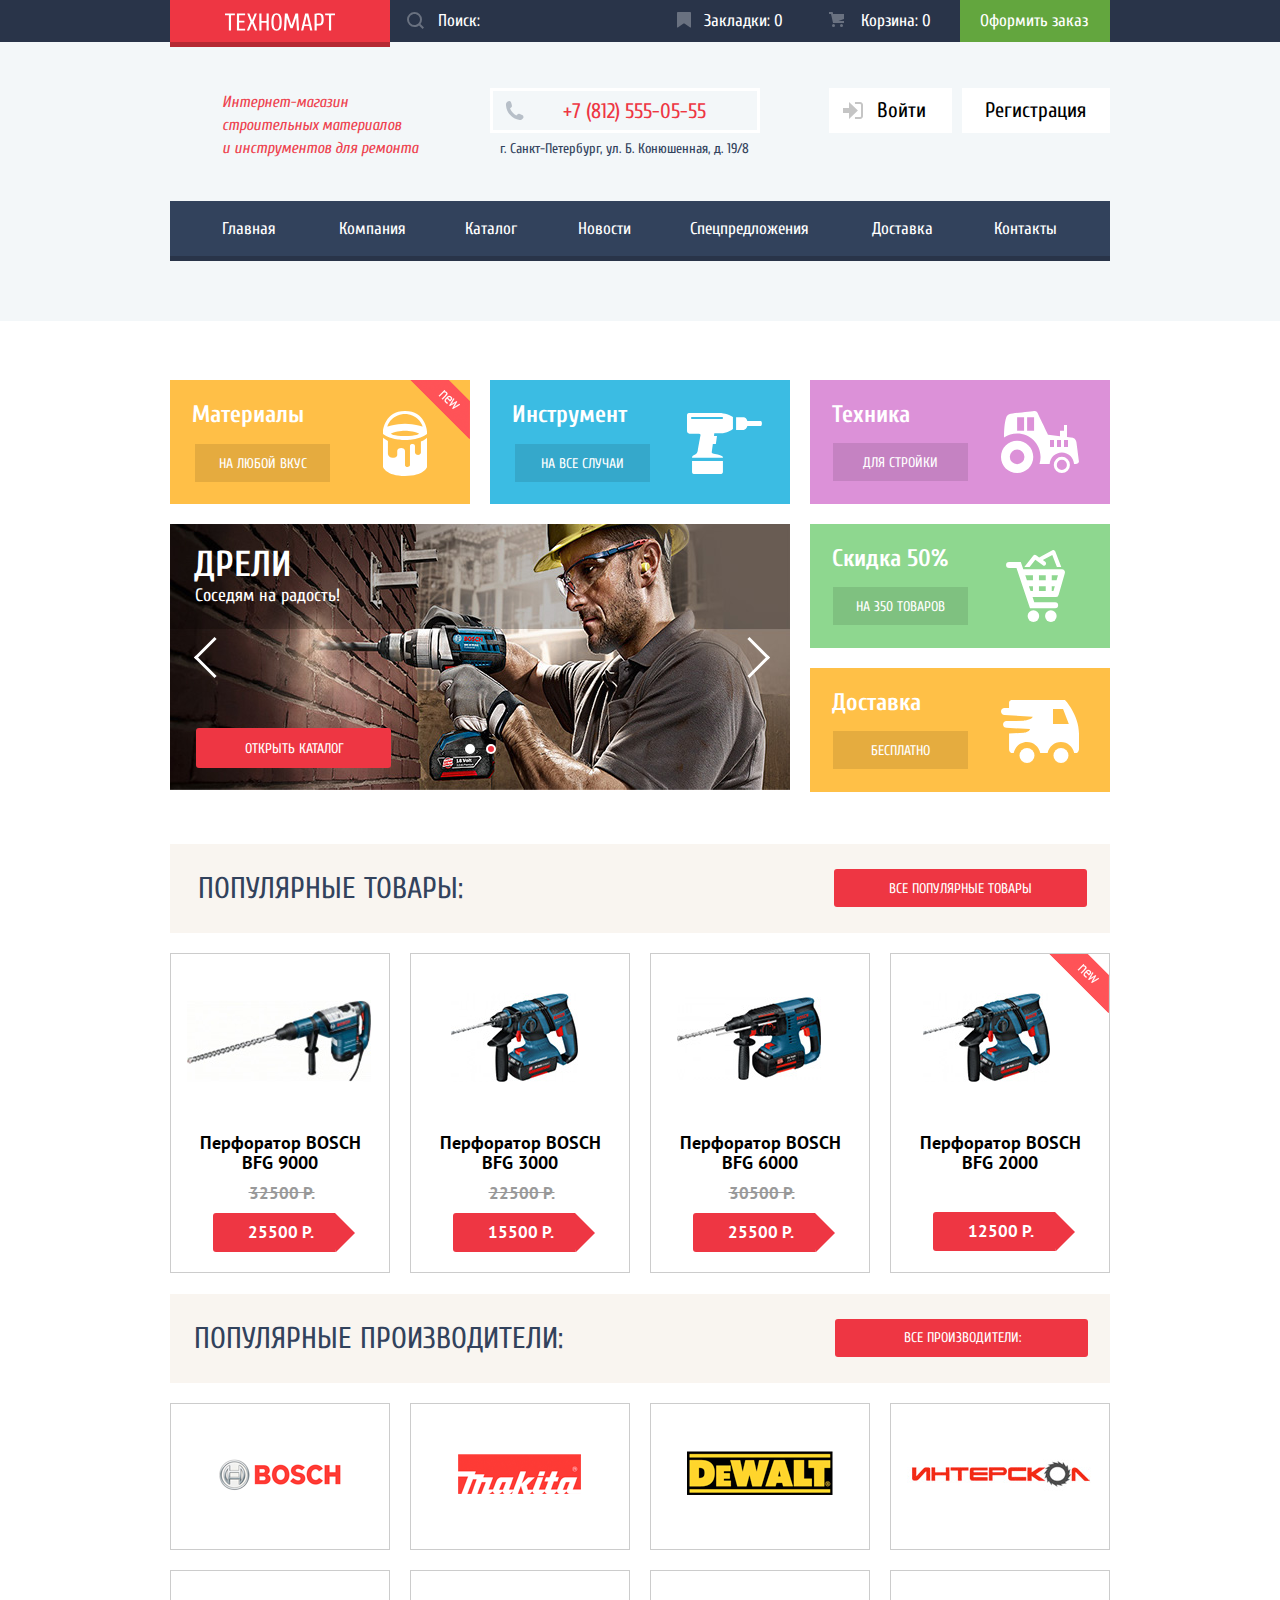
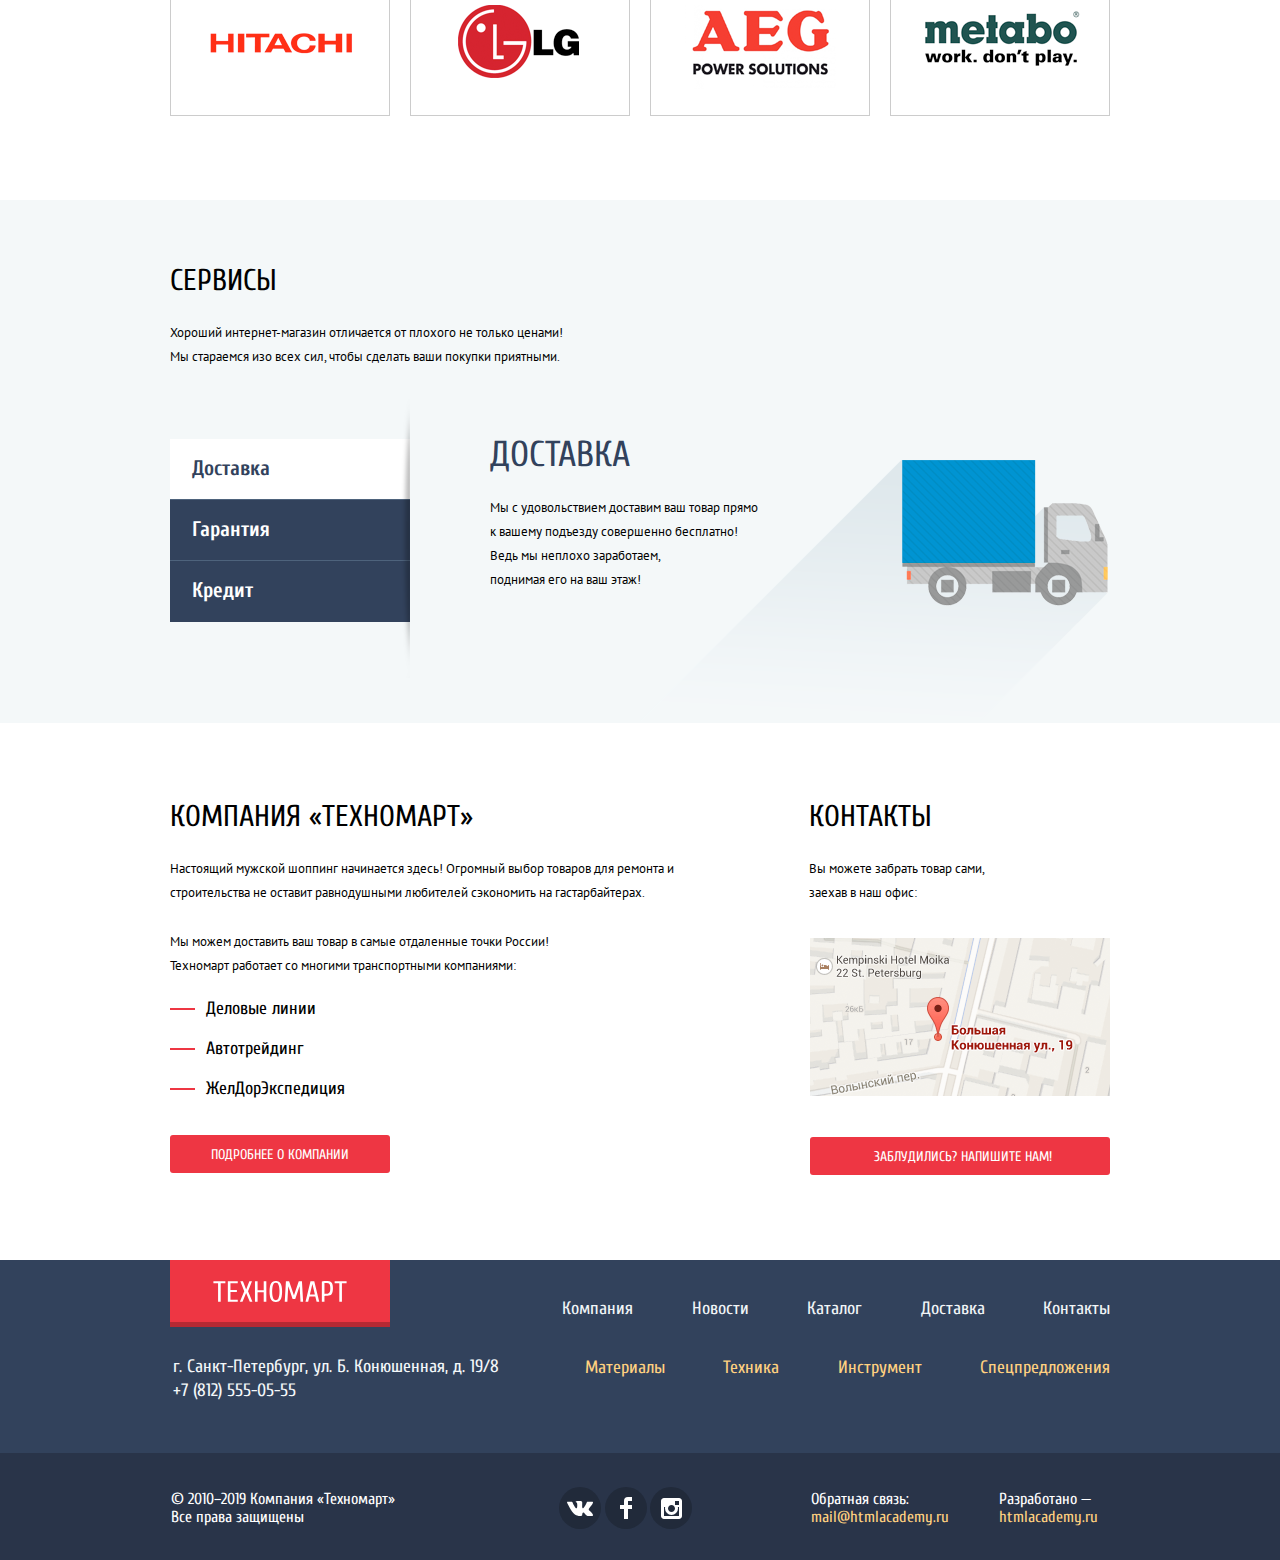
<file: index.html>
<!DOCTYPE html>
<html lang="ru">
  <head>
    <meta charset="utf-8">
    <title>Интернет-магазин «Техномарт»</title>
    <link href="https://fonts.googleapis.com/css?family=Cuprum:400,400i,700%7CPT+Sans:400,400i,700&amp;subset=cyrillic" rel="stylesheet">
    <link rel="stylesheet" href="css/normalize.css">
    <link rel="stylesheet" href="css/style.min.css">
  </head>
  <body>
    <header class="main-header">
      <div class="header-top-wrapper">
        <div class="top-wrapper-container container">
          <a class="main-header-logo">
            <img class="logo" src="img/logo-header.svg" width="110" height="18" alt="Логотип интернет-магазина «Техномарт»">
          </a>
          <form class="search-form" action="https://echo.htmlacademy.ru" method="get">
            <input class="search-input" type="search" name="search" id="search" placeholder="Поиск:">
            <label for="search"><span class="visually-hidden">Поиск</span></label>
            <svg class="search-icon" xmlns="http://www.w3.org/2000/svg" width="17" height="17" viewBox="0 0 17 17">
              <path  d="M17 15.586l-3.542-3.542A7.465 7.465 0 0 0 15 7.5 7.5 7.5 0 1 0 7.5 15c1.71 0 3.282-.579 4.544-1.542L15.586 17 17 15.586zM2 7.5C2 4.467 4.467 2 7.5 2 10.532 2 13 4.467 13 7.5c0 3.032-2.468 5.5-5.5 5.5A5.506 5.506 0 0 1 2 7.5z" />
            </svg>
          </form>
          <a class="bookmarks" href="#">
            <svg class="bookmark-icon" xmlns="http://www.w3.org/2000/svg" width="14" height="16" viewBox="0 0 14 16">
              <path fill="rgba(255, 255, 255, 0.3)" d="M14 15c0 .55-.368.741-.818.426l-5.363-3.765c-.45-.315-1.187-.315-1.637 0L.818 15.426C.368 15.741 0 15.55 0 15V1c0-.55.45-1 1-1h12c.55 0 1 .45 1 1v14z" />
            </svg>
            Закладки: 0
          </a>
          <a class="cart" href="#">
            <svg class="cart-icon" xmlns="http://www.w3.org/2000/svg" width="15" height="15" viewBox="0 0 15 15">
              <circle fill="rgba(255, 255, 255, 0.3)" cx="4.5" cy="13.5" r="1.5" />
              <circle fill="rgba(255, 255, 255, 0.3)" cx="12.5" cy="13.5" r="1.5" />
              <path fill="rgba(255, 255, 255, 0.3)" d="M15 2H4.07l-.422-2H0v2h2.031l1.985 9H15V9H9.441L15 6.951z" />
            </svg>
            Корзина: 0
          </a>
          <a class="order" href="#">Оформить заказ</a>
        </div>
      </div>
      <div class="container">
        <div class="header-center-wrapper">
          <h1 class="title">Интернет-магазин строительных материалов<br> и инструментов для ремонта</h1>
          <div class="header-contacts">
            <a class="header-phone" href="tel:8125550505">+7 (812) 555-05-55</a>
            <p class="header-address">г. Санкт-Петербург, ул. Б. Конюшенная, д. 19/8</p>
          </div>
          <ul class="user-navigation">
            <li>
              <a class="user-navigation-link login-link" href="#">
                <svg class="login-icon" xmlns="http://www.w3.org/2000/svg" width="20" height="17" viewBox="0 0 20 17">
                  <path fill="#c5c5c5" d="M14.875 8.5L6 0v6H0v5h6v6z" />
                  <path fill="#c5c5c5" d="M16.986 15.01h-5.027V17h5.027c2.178 0 3.004-1.81 3.029-3.026V3.028C19.99 1.811 19.164 0 16.986 0h-5.027v1.99h5.027c.839 0 .992.681 1.01 1.057v10.904c-.017.376-.171 1.059-1.01 1.059z" />
                </svg>
                Войти
              </a>
            </li>
            <li><a class="user-navigation-link registration-link" href="#">Регистрация</a></li>
          </ul>
        </div>
        <nav class="main-navigation">
          <ul class="site-navigation">
            <li><a class="site-navigation-link" href="#">Главная</a></li>
            <li class="site-navigation-item"><a class="site-navigation-link" href="#">Компания</a></li>
            <li><a class="site-navigation-link" href="catalog.html">Каталог</a></li>
            <li><a class="site-navigation-link" href="#">Новости</a></li>
            <li class="site-navigation-item"><a class="site-navigation-link" href="#">Спецпредложения</a></li>
            <li><a class="site-navigation-link" href="#">Доставка</a></li>
            <li><a class="site-navigation-link" href="#">Контакты</a></li>
          </ul>
        </nav>
      </div>
    </header>
    <main>
      <div class="container">
        <section class="promo">
          <h2 class="visually-hidden">Промо</h2>
          <div class="promo-top-wrapper">
            <div class="promo-item-materials new">
              <h3 class="promo-item-title">Материалы</h3>
              <a class="promo-item-link" href="#">На любой вкус</a>
            </div>
            <div class="promo-item-tools">
              <h3 class="promo-item-title">Инструмент</h3>
              <a class="promo-item-link" href="#">На все случаи</a>
            </div>
            <div class="promo-item-technics">
              <h3 class="promo-item-title">Техника</h3>
              <a class="promo-item-link right-position" href="#">Для стройки</a>
            </div>
          </div>
          <div class="promo-bottom-wrapper">
            <div class="promo-right-wrapper">
              <div class="promo-item-discount">
                <h3 class="promo-item-title">Скидка 50%</h3>
                <a class="promo-item-link right-position" href="#">На 350 товаров</a>
              </div>
              <div class="promo-item-delivery">
                <h3 class="promo-item-title">Доставка</h3>
                <a class="promo-item-link right-position" href="#">Бесплатно</a>
              </div>
            </div>
            <div class="slider">
              <button class="btn-back" type="button"><span class="visually-hidden">Назад</span></button>
              <button class="btn-next" type="button"><span class="visually-hidden">Вперед</span></button>
              <input class="visually-hidden" type="radio" id="perforator" name="toggle">
              <input class="visually-hidden" type="radio" id="drill" name="toggle" checked>
              <div class="slider-controls">
                <label class="slider-label" for="perforator"><span class="visually-hidden">Первый</span></label>
                <label class="slider-label" for="drill"><span class="visually-hidden">Второй</span></label>
              </div>
              <div class="slider-item slider-perforator">
                <h3 class="slide-title">Перфораторы</h3>
                <span class="slide-subtitle">
                  Настоящие мужские игрушки
                </span>
                <img class="slider-perforator-image" src="img/slider-perforator.jpg" width="620" height="266" alt="Реклама перфораторов">
                <a class="btn slide-btn" href="catalog.html">Открыть каталог</a>
              </div>
              <div class="slider-item slider-drill">
                <h3 class="slide-title">Дрели</h3>
                <span class="slide-subtitle">
                  Соседям на радость!
                </span>
                <img class="slider-drill-image" src="img/slider-drill.jpg" width="620" height="266" alt="Реклама дрелей">
                <a class="btn slide-btn" href="catalog.html">Открыть каталог</a>
              </div>
            </div>
          </div>
        </section>
      </div>
      <section class="popular-articles">
        <div class="container">
          <div class="popular-wrapper">
            <h2 class="popular-articles-title">Популярные товары:</h2>
            <a class="btn btn-articles">Все популярные товары</a>
          </div>
          <ul class="catalog-items">
            <li class="catalog-item">
              <div class="actions">
                <a class="buy-link" href="#">
                  <svg class="icon-cart" xmlns="http://www.w3.org/2000/svg" width="15" height="15" viewBox="0 0 15 15">
                    <circle fill="rgba(255, 255, 255, 0.3)" cx="4.5" cy="13.5" r="1.5" />
                    <circle fill="rgba(255, 255, 255, 0.3)" cx="12.5" cy="13.5" r="1.5" />
                    <path fill="rgba(255, 255, 255, 0.3)" d="M15 2H4.07l-.422-2H0v2h2.031l1.985 9H15V9H9.441L15 6.951z" />
                  </svg>
                  Купить
                </a>
                <a class="bookmarks-link" href="#">В закладки</a>
              </div>
              <div class="product-image">
                <img class="product-first" src="img/product-1.jpg" width="184" height="82" alt="Перфоратор BOSH BFG 9000">
              </div>
              <h3 class="product-title">
              <a class="product-link" href="#">
                Перфоратор BOSCH <span class="product-model">BFG 9000</span>
              </a>
              </h3>
              <span class="discount">32500 P.</span>
              <span class="price">25500 P.</span>
            </li>
            <li class="catalog-item">
              <div class="actions">
                <a class="buy-link" href="#">
                  <svg class="icon-cart" xmlns="http://www.w3.org/2000/svg" width="15" height="15" viewBox="0 0 15 15">
                    <circle fill="rgba(255, 255, 255, 0.3)" cx="4.5" cy="13.5" r="1.5" />
                    <circle fill="rgba(255, 255, 255, 0.3)" cx="12.5" cy="13.5" r="1.5" />
                    <path fill="rgba(255, 255, 255, 0.3)" d="M15 2H4.07l-.422-2H0v2h2.031l1.985 9H15V9H9.441L15 6.951z" />
                  </svg>
                  Купить
                </a>
                <a class="bookmarks-link" href="#">В закладки</a>
              </div>
              <div class="product-image">
                <img class="product-second" src="img/product-2.jpg" width="127" height="89" alt="Перфоратор BOSH BFG 3000">
              </div>
              <h3 class="product-title">
              <a href="#" class="product-link">
                Перфоратор BOSCH <span class="product-model">BFG 3000</span>
              </a>
              </h3>
              <span class="discount">22500 P.</span>
              <span class="price">15500 P.</span>
            </li>
            <li class="catalog-item">
              <div class="actions">
                <a class="buy-link" href="#">
                  <svg class="icon-cart" xmlns="http://www.w3.org/2000/svg" width="15" height="15" viewBox="0 0 15 15">
                    <circle fill="rgba(255, 255, 255, 0.3)" cx="4.5" cy="13.5" r="1.5" />
                    <circle fill="rgba(255, 255, 255, 0.3)" cx="12.5" cy="13.5" r="1.5" />
                    <path fill="rgba(255, 255, 255, 0.3)" d="M15 2H4.07l-.422-2H0v2h2.031l1.985 9H15V9H9.441L15 6.951z" />
                  </svg>
                  Купить
                </a>
                <a class="bookmarks-link" href="#">В закладки</a>
              </div>
              <div class="product-image">
                <img class="product-third" src="img/product-3.jpg" width="144" height="83" alt="Перфоратор BOSH BFG 6000">
              </div>
              <h3 class="product-title">
              <a href="#" class="product-link">
                Перфоратор BOSCH<span class="product-model">BFG 6000</span>
              </a>
              </h3>
              <span class="discount">30500 P.</span>
              <span class="price">25500 P.</span>
            </li>
            <li class="catalog-item new">
              <div class="actions">
                <a class="buy-link" href="#">
                  <svg class="icon-cart" xmlns="http://www.w3.org/2000/svg" width="15" height="15" viewBox="0 0 15 15">
                    <circle fill="rgba(255, 255, 255, 0.3)" cx="4.5" cy="13.5" r="1.5" />
                    <circle fill="rgba(255, 255, 255, 0.3)" cx="12.5" cy="13.5" r="1.5" />
                    <path fill="rgba(255, 255, 255, 0.3)" d="M15 2H4.07l-.422-2H0v2h2.031l1.985 9H15V9H9.441L15 6.951z" />
                  </svg>
                  Купить
                </a>
                <a class="bookmarks-link" href="#">В закладки</a>
              </div>
              <div class="product-image">
                <img class="product-forth" src="img/product-2.jpg" width="127" height="89" alt="Перфоратор BOSH BFG 2000">
              </div>
              <h3 class="product-title">
              <a href="#" class="product-link">
                Перфоратор BOSCH <span class="product-model">BFG 2000</span>
              </a>
              </h3>
              <span class=" discount"></span>
              <span class="price">12500 P.</span>
            </li>
          </ul>
        </div>
      </section>
      <section class="popular-brands">
        <div class="container">
          <div class="popular-wrapper">
            <h2 class="popular-brands-title">Популярные производители:</h2>
            <a class="btn btn-brands">Все производители:</a>
          </div>
          <ul class="popular-brands-list">
            <li>
              <a class="brands-item" href="#">
                <img class="brands-logo bosch" src="img/bosch-logo.png" width="126" height="37" alt="Логотип компании «Bosh»">
              </a>
            </li>
            <li>
              <a class="brands-item" href="#">
                <img class="brands-logo makita" src="img/makita-logo.png" width="123" height="40" alt="Логотип компании «Makita»">
              </a>
            </li>
            <li>
              <a class="brands-item" href="#">
                <img class="brands-logo dewalt" src="img/dewalt-logo.png" width="146" height="44" alt="Логотип компании «DeWalt»">
              </a>
            </li>
            <li>
              <a class="brands-item" href="#">
                <img class="brands-logo interscol" src="img/interscol-logo.png" width="184" height="32" alt="Логотип компании «Интерскол»">
              </a>
            </li>
            <li>
              <a class="brands-item" href="#">
                <img class="brands-logo hitachi" src="img/hitachi-logo.png" width="169" height="31" alt="Логотип компании «Hitachi»">
              </a>
            </li>
            <li>
              <a class="brands-item" href="#">
                <img class="brands-logo lg" src="img/lg-logo.png" width="121" height="73" alt="Логотип компании «LG»">
              </a>
            </li>
            <li>
              <a class="brands-item" href="#">
                <img class="brands-logo aeg" src="img/aeg-logo.png" width="151" height="96" alt="Логотип компании «AEG»">
              </a>
            </li>
            <li>
              <a class="brands-item" href="#">
                <img class="brands-logo metabo" src="img/metabo-logo.png" width="204" height="69" alt="Логотип компании «Metabo»">
              </a>
            </li>
          </ul>
        </div>
      </section>
      <section class="services">
        <div class="services-top-wrapper container">
          <h2 class="services-title">Сервисы</h2>
          <p class="services-intro">
            Хороший интернет-магазин отличается от плохого не только ценами! Мы стараемся изо всех сил, чтобы сделать ваши покупки приятными.
          </p>
        </div>
        <div class="services-bottom-wrapper container">
          <input type="radio" id="delivery" name="service" class="visually-hidden" checked>
          <input type="radio" id="guarantee" name="service" class="visually-hidden">
          <input type="radio"  id="credit" name="service" class="visually-hidden">
          <div class="services-list">
            <label class="services-option delivery-option" for="delivery">Доставка</label>
            <label class="services-option guarantee-option" for="guarantee">Гарантия</label>
            <label class="services-option credit-option" for="credit">Кредит</label>
          </div>
          <div class="delivery-wrapper services-position">
            <h3 class="service-title">Доставка</h3>
            <p class="services-desc">
              Мы с удовольствием доставим ваш товар прямо<br> к вашему подъезду совершенно бесплатно!<br> Ведь мы неплохо заработаем,<br> поднимая его на ваш этаж!
            </p>
          </div>
          <div class="guarantee-wrapper services-position">
            <h3 class="service-title">Гарантия</h3>
            <p class="services-desc">
              Если купленный у нас товар поломается или заискрит,<br> а также в случае пожара, спровоцированного его возгаранием,<br> вы всегда можете быть уверены в нашей гарантии. Мы обменяем<br> сгоревший товар на новый.<br> Дом уж восстановите как-нибудь сами.
            </p>
          </div>
          <div class="credit-wrapper services-position">
            <h3 class="service-title">Кредит</h3>
            <p class="services-desc">
              Залезть в долговую яму стало проще!<br>Кредитные консультанты придут вам на помощь.
            </p>
            <a class="btn btn-request" href="#">Отправить заявку</a>
          </div>
        </div>
      </section>
      <div class="index-columns container">
        <section class="company">
          <h2 class="company-title">Компания «Техномарт»</h2>
          <p class="company-intro">Настоящий мужской шоппинг начинается здесь! Огромный выбор товаров для ремонта и строительства не оставит равнодушными любителей сэкономить на гастарбайтерах.</p>
          <p class="company-intro">Мы можем доставить ваш товар в самые отдаленные точки России!
          Техномарт работает со многими транспортными компаниями: </p>
          <ul class="partners-list">
            <li class="partners-item">Деловые линии</li>
            <li class="partners-item">Автотрейдинг</li>
            <li class="partners-item">ЖелДорЭкспедиция</li>
          </ul>
          <a class="btn btn-info" href="#">Подробнее о компании</a>
        </section>
        <section class="contacts">
          <h2 class="contacts-title">Контакты</h2>
          <p class="contacts-intro">Вы можете забрать товар сами, заехав в наш офис:</p>
          <p class="map">
            <a class="map-link" href="#">
              <img src="img/map.png" width="300" height="158" alt="Офис магазина по адресу ул. Большая Конюшенная 19/8, Санкт-Петербург">
            </a>
          </p>
          <a class="btn btn-contact" href="form.html">Заблудились? Напишите нам!</a>
        </section>
      </div>
    </main>
    <div class="main-footer-wrapper">
      <footer class="main-footer">
        <div class="container">
          <div class="footer-top-wrapper">
            <a class="main-footer-logo">
              <img src="img/logo-header.svg" width="158" height="21" alt="Логотип интернет-магазина «Техномарт»">
            </a>
            <ul class="footer-nav-company">
              <li><a class="nav-company-link" href="company.html">Компания</a></li>
              <li><a class="nav-company-link" href="news.html">Новости</a></li>
              <li><a class="nav-company-link" href="catalog.html">Каталог</a></li>
              <li><a class="nav-company-link" href="delivery.html">Доставка</a></li>
              <li><a class="nav-company-link" href="contacts.html">Контакты</a></li>
            </ul>
            <p class="footer-contacts">
              г. Санкт-Петербург, ул. Б. Конюшенная, д. 19/8 +7 (812) 555-05-55
            </p>
            <ul class="footer-nav-articles">
              <li><a class="nav-articles-link" href="materials.html">Материалы</a></li>
              <li><a class="nav-articles-link" href="technics.html">Техника</a></li>
              <li><a class="nav-articles-link" href="tools.html">Инструмент</a></li>
              <li><a class="nav-articles-link" href="special.html">Спецпредложения</a></li>
            </ul>
          </div>
        </div>
        <div class="footer-bottom-wrapper">
          <div class="container">
            <p class="footer-copyright">© 2010–2019 Компания «Техномарт»
            Все права защищены</p>
            <ul class="footer-social">
              <li>
                <a class="social-button" href="#">
                  <span class="visually-hidden">Вконтакте</span>
                  <svg xmlns="http://www.w3.org/2000/svg" width="26" height="15" viewBox="0 0 26 15">
                    <path fill="#FFF" d="M16.138 11.51c.956-.309 2.18 2.04 3.483 2.939.978.681 1.727.534 1.727.534l3.473-.05s1.815-.112.957-1.554c-.071-.12-.503-1.069-2.585-3.022-2.177-2.043-1.882-1.712.739-5.244 1.597-2.153 2.236-3.468 2.036-4.028-.192-.539-1.365-.399-1.365-.399L20.69.713c-.381.001-.704.119-.851.515-.003.004-.621 1.666-1.445 3.079-1.741 2.989-2.436 3.148-2.724 2.961-.661-.433-.494-1.737-.494-2.664 0-2.897.432-4.105-.846-4.417-.427-.104-.739-.172-1.828-.182-1.392-.021-2.574 0-3.244.329-.445.223-.786.712-.579.74.26.035.843.16 1.155.586.401.552.389 1.789.389 1.789s.229 3.411-.54 3.834c-.528.29-1.25-.302-2.803-3.016-.793-1.388-1.392-2.922-1.392-2.922s-.116-.285-.326-.441c-.25-.185-.6-.244-.6-.244L.848.684S.29.7.085.946c-.182.218-.015.668-.015.668s2.909 6.881 6.203 10.347c3.02 3.182 6.452 2.971 6.452 2.971h1.555s.469-.054.709-.312c.224-.24.214-.691.214-.691s-.031-2.109.935-2.419z" /></svg>
                  </a>
                </li>
                <li>
                  <a class="social-button" href="#">
                    <span class="visually-hidden">Фейсбук</span>
                    <svg xmlns="http://www.w3.org/2000/svg" width="12" height="22" viewBox="0 0 12 22">
                      <path fill="#FFF" d="M12 4V0H8a4 4 0 0 0-4 4v4H0v4h4v10h4V12h4V8H8V4h4z" /></svg>
                    </a>
                  </li>
                  <li>
                    <a class="social-button" href="#">
                      <span class="visually-hidden">Инстаграм</span>
                      <svg xmlns="http://www.w3.org/2000/svg" width="21" height="21" viewBox="0 0 21 21">
                        <path fill="#FFF" d="M18 0H3C1.35 0 0 1.35 0 3v15c0 1.65 1.35 3 3 3h15c1.65 0 3-1.35 3-3V3c0-1.65-1.35-3-3-3zm-7.5 7c1.93 0 3.5 1.57 3.5 3.5S12.43 14 10.5 14 7 12.43 7 10.5 8.57 7 10.5 7zM18 18H3V9h1.181A6.504 6.504 0 0 0 4 10.5a6.5 6.5 0 1 0 13 0 6.45 6.45 0 0 0-.181-1.5H18v9zm0-11h-4V3h4v4z" /></svg>
                      </a>
                    </li>
                  </ul>
                  <p class="footer-feedback">
                    Обратная связь:
                    <a class="feedback-link" href="mailto:mail@htmlacademy.ru">mail@htmlacademy.ru</a>
                  </p>
                  <p class="footer-development">Разработано —
                    <a class="development-link" href="https://htmlacademy.ru/intensive/htmlcss">htmlacademy.ru</a></p>
                  </div>
                </div>
              </footer>
            </div>
            <section class="modal modal-writeus">
              <h2 class="visually-hidden">Напишите нам</h2>
              <form class="contacts-form">
                <p class="user-name-wrapper">
                  <label class="contacts-label" for="name">Ваше имя</label>
                  <input class="contacts-input contacts-login" type="text" name="name" id="name" placeholder="Имя Фамилия">
                </p>
                <p class="user-email-wrapper">
                  <label class="contacts-label" for="email">Ваш e-mail</label>
                  <input class="contacts-input contacts-password" type="password" name="email" id="email" placeholder="email@example.com">
                </p>
                <p class="user-letter-wrapper">
                  <label class="contacts-label" for="letter">Текст письма:</label>
                  <textarea class="contacts-input contacts-textarea" name="letter" id="letter" placeholder="В свободной форме"></textarea>
                </p>
                <p class="btn-contacts-wrapper">
                  <button class="btn btn-writeus" type="submit">Отправить</button>
                </p>
              </form>
              <button class="modal-close">Закрыть</button>
            </section>
            <section class="modal modal-map">
              <h2 class="visually-hidden">Как до нас добраться</h2>
              <div>
                <iframe src="https://yandex.by/map-widget/v1/-/CBFXQGSKCD" width="940" height="446" allowfullscreen></iframe>
                <img class="map-img" src="img/modal-map.jpg" width="940" height="446" alt="Офис магазина по адресу ул. Большая Конюшенная 19/8, Санкт-Петербург">
              </div>
              <button class="modal-close">Закрыть</button>
            </section>
            <section class="modal modal-cart">
              <h2 class="visually-hidden">Уведомление об успешном добавлении товара в корзину</h2>
              <p class="notification">Товар добавлен в корзину!</p>
              <p class="shopping-options">
                <a class="btn btn-shopping" href="cart.html">Оформить заказ</a>
                <a class="continue-shopping" href="#">Продолжить покупки</a>
              </p>
              <button class="modal-close">Закрыть</button>
            </section>
            <script src="js/script.min.js"></script>
          </body>
        </html>
</file>
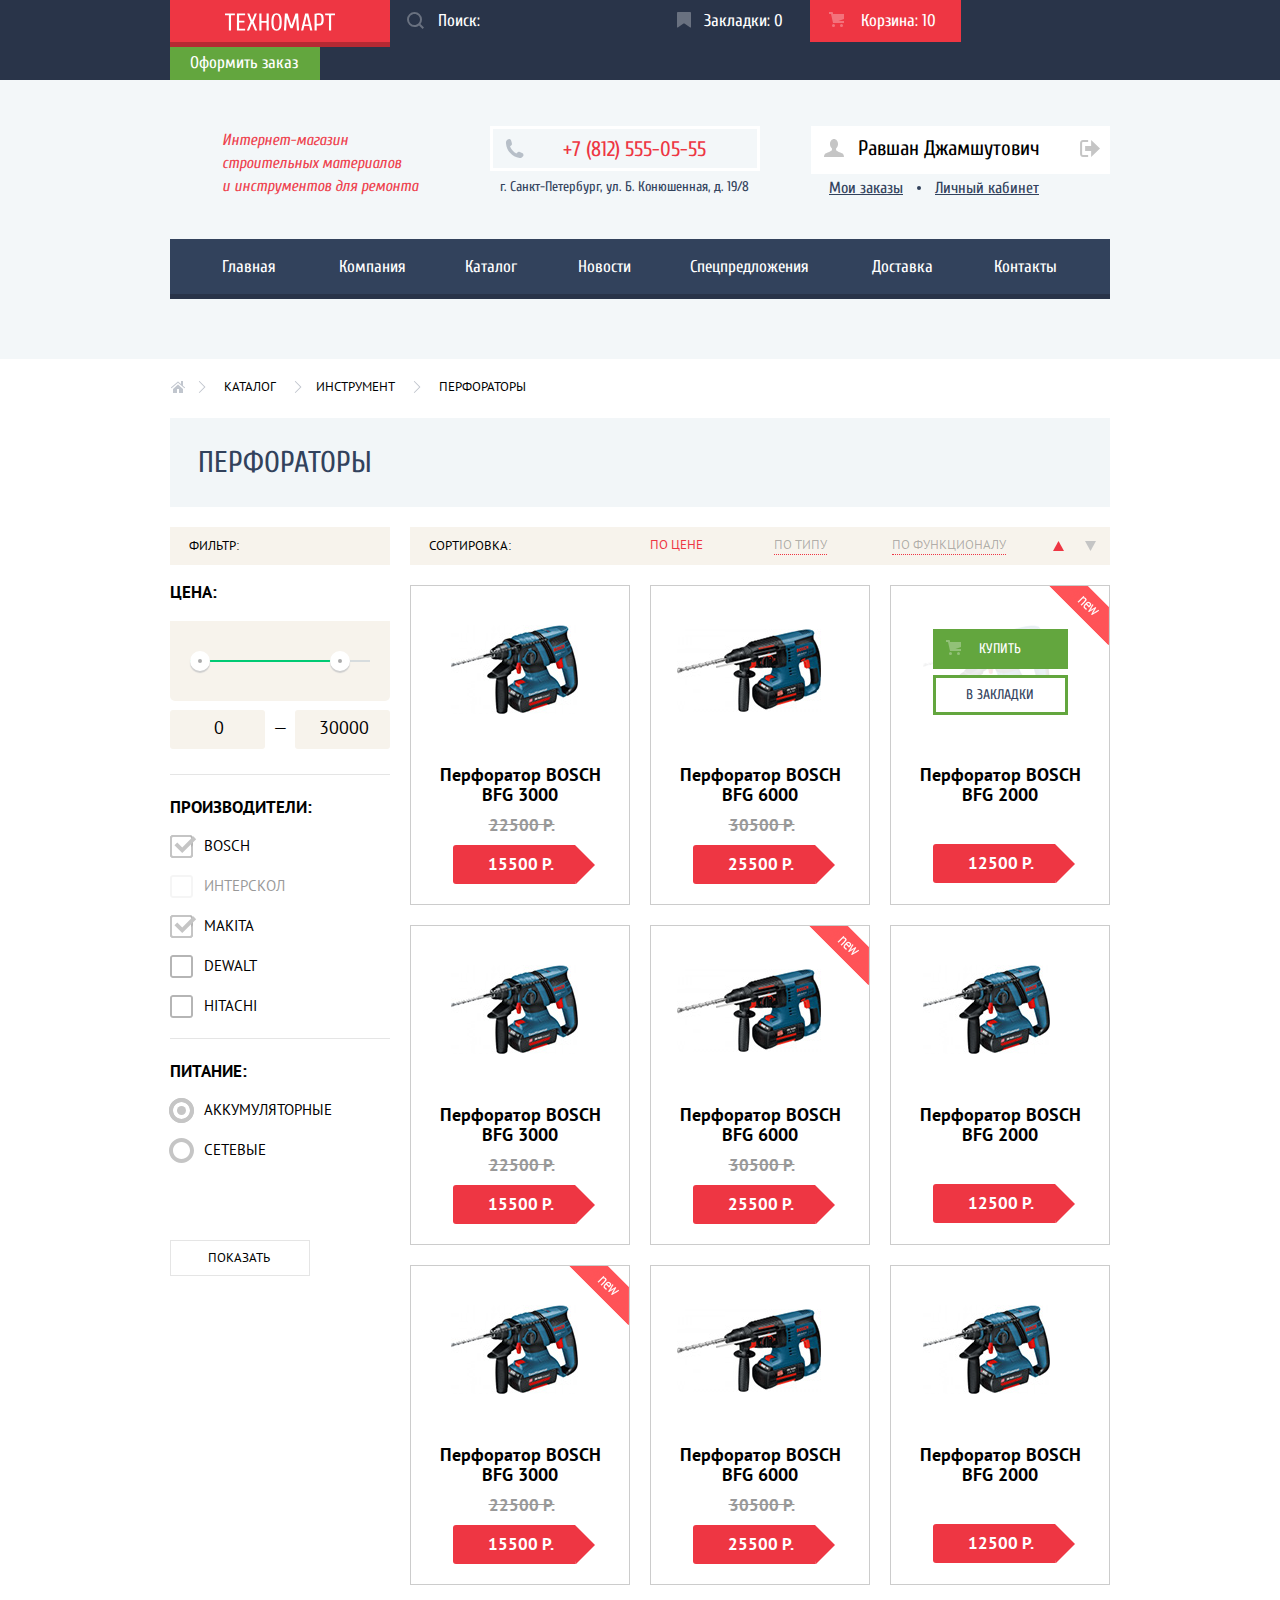
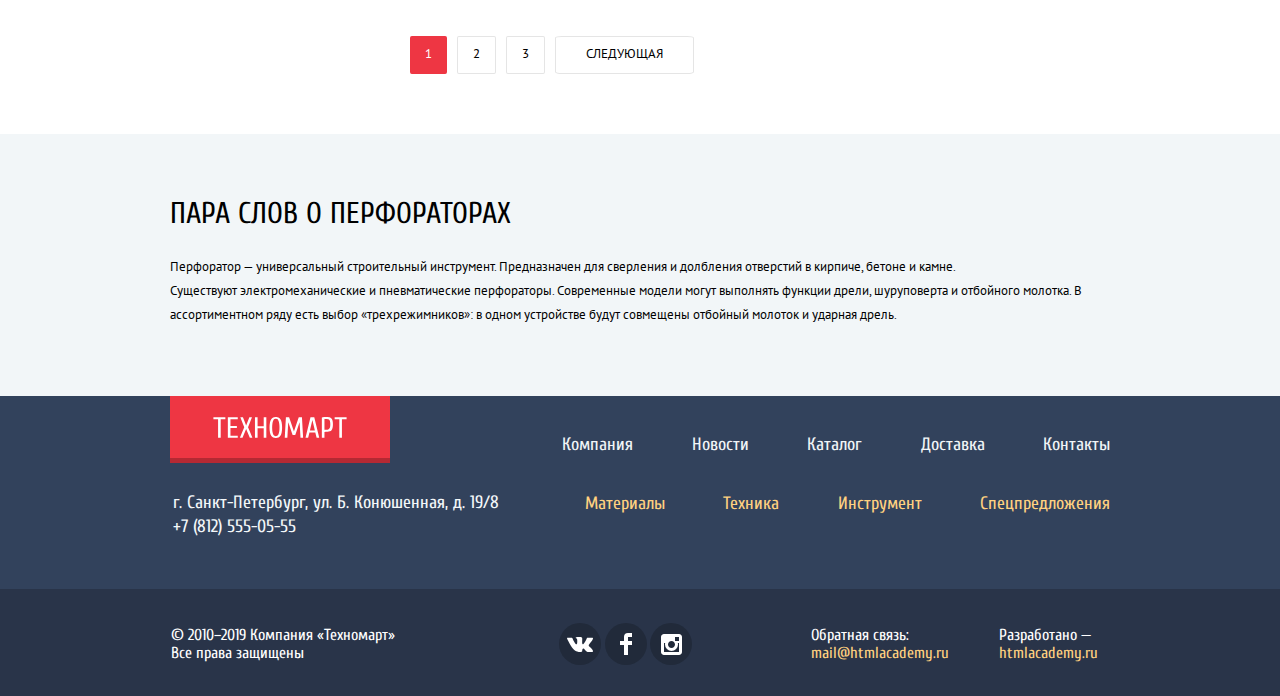
<file: catalog.html>
<!DOCTYPE html>
<html lang="ru">
  <head>
    <meta charset="utf-8">
    <title>Интернет-магазин «Техномарт»</title>
    <link href="https://fonts.googleapis.com/css?family=Cuprum:400,400i,700%7CPT+Sans:400,400i,700&amp;subset=cyrillic" rel="stylesheet">
    <link rel="stylesheet" href="css/normalize.css">
    <link rel="stylesheet" href="css/style.min.css">
  </head>
  <body>
    <header class="main-header">
      <div class="header-top-wrapper">
        <div class="top-wrapper-container container">
          <a class="main-header-logo" href="index.html" >
            <img class="logo" src="img/logo-header.svg" width="110" height="18" alt="Логотип интернет-магазина «Техномарт»">
          </a>
          <form class="search-form" action="https://echo.htmlacademy.ru" method="get">
            <input class="search-input" type="search" name="search" id="search"  placeholder="Поиск:">
            <label for="search"><span class="visually-hidden">Поиск</span></label>
            <svg class="search-icon" xmlns="http://www.w3.org/2000/svg" width="17" height="17" viewBox="0 0 17 17">
              <path fill="rgba(255, 255, 255, 0.3)" d="M17 15.586l-3.542-3.542A7.465 7.465 0 0 0 15 7.5 7.5 7.5 0 1 0 7.5 15c1.71 0 3.282-.579 4.544-1.542L15.586 17 17 15.586zM2 7.5C2 4.467 4.467 2 7.5 2 10.532 2 13 4.467 13 7.5c0 3.032-2.468 5.5-5.5 5.5A5.506 5.506 0 0 1 2 7.5z" />
            </svg>
          </form>
          <a class="bookmarks" href="#">
            <svg class="bookmark-icon" xmlns="http://www.w3.org/2000/svg" width="14" height="16" viewBox="0 0 14 16">
              <path fill="rgba(255, 255, 255, 0.3)" d="M14 15c0 .55-.368.741-.818.426l-5.363-3.765c-.45-.315-1.187-.315-1.637 0L.818 15.426C.368 15.741 0 15.55 0 15V1c0-.55.45-1 1-1h12c.55 0 1 .45 1 1v14z" />
            </svg>
            Закладки: 0
          </a>
          <a class="cart cart-inner" href="#">
            <svg class="cart-icon" xmlns="http://www.w3.org/2000/svg" width="15" height="15" viewBox="0 0 15 15">
              <circle fill="rgba(255, 255, 255, 0.3)" cx="4.5" cy="13.5" r="1.5" />
              <circle fill="rgba(255, 255, 255, 0.3)" cx="12.5" cy="13.5" r="1.5" />
              <path fill="rgba(255, 255, 255, 0.3)" d="M15 2H4.07l-.422-2H0v2h2.031l1.985 9H15V9H9.441L15 6.951z" />
            </svg>
            Корзина: 10
          </a>
          <a class="order" href="#">Оформить заказ</a>
        </div>
      </div>
      <div class="container">
        <div class="header-center-wrapper">
          <p class="title">Интернет-магазин строительных материалов<br> и инструментов для ремонта</p>
          <div class="header-contacts">
            <a class="header-phone" href="tel:8125550505">+7 (812) 555-05-55</a>
            <p class="header-address">г. Санкт-Петербург, ул. Б. Конюшенная, д. 19/8</p>
          </div>
          <div class="registred-user-navigation">
            <div class="registred-user-wrapper">
              <a class="user-name" href="#">
                <svg class="user-icon" version="1.1" id="Layer_2" xmlns="http://www.w3.org/2000/svg" xmlns:xlink="http://www.w3.org/1999/xlink" x="0px" y="0px"
                  width="20px" height="18px" viewBox="0 0 20 18" enable-background="new 0 0 20 18" xml:space="preserve">
                  <path fill="#c5c5c5" d="M17.881,14.166c-2.144-0.735-4.256-1.666-5.207-2.39c-0.657-0.501-0.77-1.618-0.517-2.415
                    c1.118-0.903,1.864-2.477,1.864-4.278C14.021,2.276,12.221,0,10,0S5.979,2.276,5.979,5.083c0,1.801,0.746,3.374,1.863,4.277
                    c0.253,0.798,0.141,1.915-0.517,2.416c-0.95,0.724-3.063,1.654-5.207,2.39S0,18,0,18h20C20,18,20.025,14.901,17.881,14.166z"/>
                  </svg>
                  Равшан Джамшутович
                </a>
                <a class="user-logout" href="#">
                  <svg class="logout-icon" xmlns="http://www.w3.org/2000/svg" width="21" height="17" viewBox="0 0 21 17"><g fill="#c5c5c5"><path fill="#c5c5c5" d="M21 8.5L12.125 0v6h-6v5h6v6z"/><path fill="#c5c5c5" d="M3.106 13.952V3.048c.018-.376.171-1.057 1.01-1.057h5.027V0H4.116C1.938 0 1.112 1.81 1.087 3.027v10.946C1.112 15.189 1.938 17 4.116 17h5.027v-1.99H4.116c-.839 0-.992-.683-1.01-1.058z"/></g></svg>
                  <span class="visually-hidden">Выход</span>
                </a>
              </div>
              <ul class="user-profile">
                <li class="user-profile-item"><a class="user-profile-link" href="#">Мои заказы</a></li>
                <li class="user-profile-item"><a class="user-profile-link" href="#">Личный кабинет</a></li>
              </ul>
            </div>
          </div>
          <nav class="main-navigation">
            <ul class="site-navigation">
              <li><a class="site-navigation-link" href="index.html">Главная</a></li>
              <li class="site-navigation-item"><a class="site-navigation-link" href="#">Компания</a></li>
              <li><a class="site-navigation-link">Каталог</a></li>
              <li><a class="site-navigation-link" href="#">Новости</a></li>
              <li class="site-navigation-item"><a class="site-navigation-link" href="#">Спецпредложения</a></li>
              <li><a class="site-navigation-link" href="#">Доставка</a></li>
              <li><a class="site-navigation-link" href="#">Контакты</a></li>
            </ul>
          </nav>
        </div>
      </header>
      <main>
        <div class="container">
          <ul class="breadcrumbs">
            <li class="breadcrumbs-item">
              <a class="breadcrumbs-link" href="index.html">
                <svg class="icon-home" version="1.1" id="Layer_1" xmlns="http://www.w3.org/2000/svg" xmlns:xlink="http://www.w3.org/1999/xlink" x="0px" y="0px"
                  width="15px" height="12px" viewBox="0 0 15 12" enable-background="new 0 0 15 12" xml:space="preserve">
                  <g>
                    <polygon fill="#C1C6CE" points="3,8 3,12 7,12 7,8 9,8 9,12 13,12 13,8 8,3.516   "/>
                      <path fill="#C1C6CE" d="M14.831,6.365L13,4.751V0h-2v2.987L8.332,0.635c-0.02-0.017-0.043-0.023-0.064-0.037
                        c-0.026-0.018-0.052-0.035-0.08-0.047C8.156,0.539,8.125,0.533,8.093,0.527C8.062,0.521,8.032,0.515,8,0.515
                        c-0.031,0-0.061,0.006-0.092,0.012C7.875,0.533,7.845,0.539,7.813,0.552C7.785,0.563,7.76,0.581,7.733,0.598
                        c-0.021,0.014-0.045,0.02-0.064,0.037l-6.498,5.73C0.964,6.548,0.944,6.864,1.126,7.071C1.225,7.183,1.363,7.24,1.501,7.24
                        c0.118,0,0.236-0.041,0.331-0.125L8,1.677l6.169,5.438C14.265,7.199,14.383,7.24,14.5,7.24c0.139,0,0.276-0.058,0.375-0.169
                        C15.058,6.864,15.038,6.548,14.831,6.365z"/>
                      </g>
                    </svg>
                  </a>
                </li>
                <li class="breadcrumbs-item">
                  <a class="breadcrumbs-link" href="catalog.html">Каталог</a>
                </li>
                <li class="breadcrumbs-item">
                  <a class="breadcrumbs-link" href="#">Инструмент</a>
                </li>
                <li class="breadcrumbs-item">
                  <a class="breadcrumbs-link">Перфораторы</a>
                </li>
              </ul>
              <h1 class="main-title"><a>Перфораторы</a></h1>
              <div class="inner-columns">
                <aside class="filters">
                  <h2 class="filter-title">Фильтр:</h2>
                  <form class="filter-form" action="https://echo.htmlacademy.ru" method="get">
                    <fieldset class="cost">
                      <legend class="fieldset-title">Цена:</legend>
                      <div class="range-filter">
                        <div class="range-controls">
                          <div class="scale">
                            <div class="bar"></div>
                          </div>
                          <div class="toggle toggle-min"></div>
                          <div class="toggle toggle-max"></div>
                        </div>
                        <div class="price-controls">
                          <label class="visually-hidden" for="min-price">Минимальная цена:</label>
                          <input class="min-price" name="min-price" type="text" id="min-price" value="0">
                          <span>—</span>
                          <label class="visually-hidden" for="max-price">Максимальная цена:</label>
                          <input class="max-price" name="max-price" type="text" id="max-price" value="30000">
                        </div>
                      </div>
                    </fieldset>
                    <fieldset class="producers">
                      <legend class="fieldset-title title-producers">Производители:</legend>
                      <ul class="producers-list">
                        <li class="filter-option">
                          <input class="input-checkbox visually-hidden" type="checkbox" name="bosch" id="bosch" checked>
                          <label class="filter-label label-checkbox" for="bosch">Bosch</label>
                        </li>
                        <li class="filter-option">
                          <input class="input-checkbox visually-hidden" type="checkbox" name="interscol" id="interscol" disabled>
                          <label class="filter-label label-checkbox" for="interscol">Интерскол</label>
                        </li>
                        <li class="filter-option">
                          <input class="input-checkbox visually-hidden" type="checkbox" name="makita" id="makita" checked>
                          <label class="filter-label label-checkbox" for="makita">Makita</label>
                        </li>
                        <li class="filter-option">
                          <input class="input-checkbox visually-hidden" type="checkbox" name="dewalt" id="dewalt">
                          <label class="filter-label label-checkbox" for="dewalt">Dewalt</label>
                        </li>
                        <li class="filter-option">
                          <input class="input-checkbox visually-hidden" type="checkbox" name="hitachi" id="hitachi">
                          <label class="filter-label label-checkbox" for="hitachi">Hitachi</label>
                        </li>
                      </ul>
                    </fieldset>
                    <fieldset class="batteries">
                      <legend class="fieldset-title title-batteries">Питание:</legend>
                      <ul class="batteries-list">
                        <li class="filter-option">
                          <input class="input-radio visually-hidden" type="radio" name="battery" value="accumulator" id="filter-accumulator" checked>
                          <label class="filter-label label-radio" for="filter-accumulator">Аккумуляторные</label>
                        </li>
                        <li class="filter-option">
                          <input class="input-radio visually-hidden" type="radio" name="battery" value="network" id="filter-network">
                          <label class="filter-label label-radio" for="filter-network">Сетевые</label>
                        </li>
                      </ul>
                    </fieldset>
                    <button class="filter-btn" type="submit">Показать</button>
                  </form>
                </aside>
                <section class="catalog">
                  <h2 class="visually-hidden">Список перфораторов</h2>
                  <div class="sorting-wrapper">
                    <span class="sorting">Сортировка:</span>
                    <ul class="sorting-category">
                      <li class="sorting-category-item">
                        <a class="sorting-option sorting-category-current" href="#">По цене</a>
                      </li>
                      <li class="sorting-category-item">
                        <a class="sorting-option"  href="#">По типу</a>
                      </li>
                      <li class="sorting-category-item">
                        <a class="sorting-option" href="#">По функционалу</a>
                      </li>
                    </ul>
                    <ul class="sorting-direction">
                      <li class="sorting-direction-item">
                        <a class="sorting-direction-link sorting-direction-current" href="#">
                          <svg class="icon-up" xmlns="http://www.w3.org/2000/svg" width="11" height="10" viewBox="0 0 11 10"><path fill="#c5c5c5" d="M5.5 0L0 10h11z"/></svg>
                          <span class="visually-hidden">По возрастанию</span>
                        </a>
                      </li>
                      <li class="sorting-direction-item">
                        <a class="sorting-direction-link" href="#">
                          <svg class="icon-down" xmlns="http://www.w3.org/2000/svg" width="11" height="10" viewBox="0 0 11 10"><path fill="#c5c5c5" d="M5.5 10L0 0h11"/></svg>
                          <span class="visually-hidden">По убыванию</span>
                        </a>
                      </li>
                    </ul>
                  </div>
                  <ul class="catalog-items catalog-items-inner">
                    <li class="catalog-item catalog-item-inner">
                      <div class="actions">
                        <a class="buy-link" href="#">
                          <svg class="icon-cart" xmlns="http://www.w3.org/2000/svg" width="15" height="15" viewBox="0 0 15 15">
                            <circle fill="rgba(255, 255, 255, 0.3)" cx="4.5" cy="13.5" r="1.5" />
                            <circle fill="rgba(255, 255, 255, 0.3)" cx="12.5" cy="13.5" r="1.5" />
                            <path fill="rgba(255, 255, 255, 0.3)" d="M15 2H4.07l-.422-2H0v2h2.031l1.985 9H15V9H9.441L15 6.951z" />
                          </svg>
                          Купить
                        </a>
                        <a class="bookmarks-link" href="#">В закладки</a>
                      </div>
                      <div class="product-image">
                        <img class="product-second" src="img/product-2.jpg" width="127" height="89" alt="Перфоратор BOSCH BFG 3000">
                      </div>
                      <h3 class="product-title">
                      <a href="#" class="product-link">
                        Перфоратор BOSCH <span class="product-model">BFG 3000</span>
                      </a>
                      </h3>
                      <span class="discount">22500 Р.</span>
                      <span class="price">15500 Р.</span>
                    </li>
                    <li class="catalog-item catalog-item-inner">
                      <div class="actions">
                        <a class="buy-link" href="#">
                          <svg class="icon-cart" xmlns="http://www.w3.org/2000/svg" width="15" height="15" viewBox="0 0 15 15">
                            <circle fill="rgba(255, 255, 255, 0.3)" cx="4.5" cy="13.5" r="1.5" />
                            <circle fill="rgba(255, 255, 255, 0.3)" cx="12.5" cy="13.5" r="1.5" />
                            <path fill="rgba(255, 255, 255, 0.3)" d="M15 2H4.07l-.422-2H0v2h2.031l1.985 9H15V9H9.441L15 6.951z" />
                          </svg>
                          Купить
                        </a>
                        <a class="bookmarks-link" href="#">В закладки</a>
                      </div>
                      <div class="product-image">
                        <img class="product-third" src="img/product-3.jpg" width="144" height="83" alt="Перфоратор BOSCH BFG 6000">
                      </div>
                      <h3 class="product-title">
                      <a href="#" class="product-link">
                        Перфоратор BOSCH <span class="product-model">BFG 6000</span>
                      </a>
                      </h3>
                      <span class="discount">30500 Р.</span>
                      <span class="price">25500 Р.</span>
                    </li>
                    <li class="catalog-item catalog-item-inner new">
                      <div class="actions">
                        <a class="buy-link" href="#">
                          <svg class="icon-cart" xmlns="http://www.w3.org/2000/svg" width="15" height="15" viewBox="0 0 15 15">
                            <circle fill="rgba(255, 255, 255, 0.3)" cx="4.5" cy="13.5" r="1.5" />
                            <circle fill="rgba(255, 255, 255, 0.3)" cx="12.5" cy="13.5" r="1.5" />
                            <path fill="rgba(255, 255, 255, 0.3)" d="M15 2H4.07l-.422-2H0v2h2.031l1.985 9H15V9H9.441L15 6.951z" />
                          </svg>
                          Купить
                        </a>
                        <a class="bookmarks-link" href="#">В закладки</a>
                      </div>
                      <div class="product-image">
                        <img class="product-forth" src="img/product-2.jpg" width="127" height="89" alt="Перфоратор BOSCH BFG 2000">
                      </div>
                      <h3 class="product-title">
                      <a href="#" class="product-link">
                        Перфоратор BOSCH <span class="product-model">BFG 2000</span>
                      </a>
                      </h3>
                      <span class="discount"></span>
                      <span class="price">12500 Р.</span>
                    </li>
                    <li class="catalog-item catalog-item-inner">
                      <div class="actions">
                        <a class="buy-link" href="#">
                          <svg class="icon-cart" xmlns="http://www.w3.org/2000/svg" width="15" height="15" viewBox="0 0 15 15">
                            <circle fill="rgba(255, 255, 255, 0.3)" cx="4.5" cy="13.5" r="1.5" />
                            <circle fill="rgba(255, 255, 255, 0.3)" cx="12.5" cy="13.5" r="1.5" />
                            <path fill="rgba(255, 255, 255, 0.3)" d="M15 2H4.07l-.422-2H0v2h2.031l1.985 9H15V9H9.441L15 6.951z" />
                          </svg>
                          Купить
                        </a>
                        <a class="bookmarks-link" href="#">В закладки</a>
                      </div>
                      <div class="product-image">
                        <img class="product-second" src="img/product-2.jpg" width="127" height="89" alt="Перфоратор BOSCH BFG 3000">
                      </div>
                      <h3 class="product-title">
                      <a href="#" class="product-link">
                        Перфоратор BOSCH <span class="product-model">BFG 3000</span>
                      </a>
                      </h3>
                      <span class="discount">22500 Р.</span>
                      <span class="price">15500 Р.</span>
                    </li>
                    <li class="catalog-item catalog-item-inner new">
                      <div class="actions">
                        <a class="buy-link" href="#">
                          <svg class="icon-cart" xmlns="http://www.w3.org/2000/svg" width="15" height="15" viewBox="0 0 15 15">
                            <circle fill="rgba(255, 255, 255, 0.3)" cx="4.5" cy="13.5" r="1.5" />
                            <circle fill="rgba(255, 255, 255, 0.3)" cx="12.5" cy="13.5" r="1.5" />
                            <path fill="rgba(255, 255, 255, 0.3)" d="M15 2H4.07l-.422-2H0v2h2.031l1.985 9H15V9H9.441L15 6.951z" />
                          </svg>
                          Купить
                        </a>
                        <a class="bookmarks-link" href="#">В закладки</a>
                      </div>
                      <div class="product-image">
                        <img class="product-third" src="img/product-3.jpg" width="144" height="83" alt="Перфоратор BOSCH BFG 6000">
                      </div>
                      <h3 class="product-title">
                      <a href="#" class="product-link">
                        Перфоратор BOSCH<span class="product-model">BFG 6000</span>
                      </a>
                      </h3>
                      <span class="discount">30500 Р.</span>
                      <span class="price">25500 Р.</span>
                    </li>
                    <li class="catalog-item catalog-item-inner">
                      <div class="actions">
                        <a class="buy-link" href="#">
                          <svg class="icon-cart" xmlns="http://www.w3.org/2000/svg" width="15" height="15" viewBox="0 0 15 15">
                            <circle fill="rgba(255, 255, 255, 0.3)" cx="4.5" cy="13.5" r="1.5" />
                            <circle fill="rgba(255, 255, 255, 0.3)" cx="12.5" cy="13.5" r="1.5" />
                            <path fill="rgba(255, 255, 255, 0.3)" d="M15 2H4.07l-.422-2H0v2h2.031l1.985 9H15V9H9.441L15 6.951z" />
                          </svg>
                          Купить
                        </a>
                        <a class="bookmarks-link" href="#">В закладки</a>
                      </div>
                      <div class="product-image">
                        <img class="product-forth" src="img/product-2.jpg" width="127" height="89" alt="Перфоратор BOSCH BFG 2000">
                      </div>
                      <h3 class="product-title">
                      <a href="#" class="product-link">
                        Перфоратор BOSCH<span class="product-model">BFG 2000</span>
                      </a>
                      </h3>
                      <span class="discount"></span>
                      <span class="price">12500 Р.</span>
                    </li>
                    <li class="catalog-item catalog-item-inner new">
                      <div class="actions">
                        <a class="buy-link" href="#">
                          <svg class="icon-cart" xmlns="http://www.w3.org/2000/svg" width="15" height="15" viewBox="0 0 15 15">
                            <circle fill="rgba(255, 255, 255, 0.3)" cx="4.5" cy="13.5" r="1.5" />
                            <circle fill="rgba(255, 255, 255, 0.3)" cx="12.5" cy="13.5" r="1.5" />
                            <path fill="rgba(255, 255, 255, 0.3)" d="M15 2H4.07l-.422-2H0v2h2.031l1.985 9H15V9H9.441L15 6.951z" />
                          </svg>
                          Купить
                        </a>
                        <a class="bookmarks-link" href="#">В закладки</a>
                      </div>
                      <div class="product-image">
                        <img class="product-second" src="img/product-2.jpg" width="127" height="89" alt="Перфоратор BOSCH BFG 3000">
                      </div>
                      <h3 class="product-title">
                      <a href="#" class="product-link">
                        Перфоратор BOSCH <span class="product-model">BFG 3000</span>
                      </a>
                      </h3>
                      <span class="discount">22500 Р.</span>
                      <span class="price">15500 Р.</span>
                    </li>
                    <li class="catalog-item catalog-item-inner">
                      <div class="actions">
                        <a class="buy-link" href="#">
                          <svg class="icon-cart" xmlns="http://www.w3.org/2000/svg" width="15" height="15" viewBox="0 0 15 15">
                            <circle fill="rgba(255, 255, 255, 0.3)" cx="4.5" cy="13.5" r="1.5" />
                            <circle fill="rgba(255, 255, 255, 0.3)" cx="12.5" cy="13.5" r="1.5" />
                            <path fill="rgba(255, 255, 255, 0.3)" d="M15 2H4.07l-.422-2H0v2h2.031l1.985 9H15V9H9.441L15 6.951z" />
                          </svg>
                          Купить
                        </a>
                        <a class="bookmarks-link" href="#">В закладки</a>
                      </div>
                      <div class="product-image">
                        <img class="product-third" src="img/product-3.jpg" width="144" height="83" alt="Перфоратор BOSCH BFG 6000">
                      </div>
                      <h3 class="product-title">
                      <a href="#" class="product-link">
                        Перфоратор BOSCH <span class="product-model">BFG 6000</span>
                      </a>
                      </h3>
                      <span class="discount">30500 Р.</span>
                      <span class="price">25500 Р.</span>
                    </li>
                    <li class="catalog-item catalog-item-inner">
                      <div class="actions">
                        <a class="buy-link" href="#">
                          <svg class="icon-cart" xmlns="http://www.w3.org/2000/svg" width="15" height="15" viewBox="0 0 15 15">
                            <circle fill="rgba(255, 255, 255, 0.3)" cx="4.5" cy="13.5" r="1.5" />
                            <circle fill="rgba(255, 255, 255, 0.3)" cx="12.5" cy="13.5" r="1.5" />
                            <path fill="rgba(255, 255, 255, 0.3)" d="M15 2H4.07l-.422-2H0v2h2.031l1.985 9H15V9H9.441L15 6.951z" />
                          </svg>
                          Купить
                        </a>
                        <a class="bookmarks-link" href="#">В закладки</a>
                      </div>
                      <div class="product-image">
                        <img class="product-forth" src="img/product-2.jpg" width="127" height="89" alt="Перфоратор BOSCH BFG 2000">
                      </div>
                      <h3 class="product-title">
                      <a href="#" class="product-link">
                        Перфоратор BOSCH <span class="product-model">BFG 2000</span>
                      </a>
                      </h3>
                      <span class="discount"></span>
                      <span class="price">12500 Р.</span>
                    </li>
                  </ul>
                  <ul class="pagination-list">
                    <li><a class="pagination-link pagination-link-current">1</a></li>
                    <li><a class="pagination-link" href="#">2</a></li>
                    <li><a class="pagination-link" href="#">3</a></li>
                    <li><a class="pagination-link pagination-link-next" href="#">Следующая</a></li>
                  </ul>
                </section>
              </div>
            </div>
            <section class="additional-info">
              <div class="container">
                <h2 class="additional-title">Пара слов о перфораторах</h2>
                <p class="additional-description">Перфоратор — универсальный строительный инструмент. Предназначен для сверления и долбления отверстий в кирпиче, бетоне и камне.<br> Существуют электромеханические и пневматические перфораторы. Современные модели могут выполнять функции дрели, шуруповерта и отбойного молотка. В ассортиментном ряду есть выбор «трехрежимников»: в одном устройстве будут совмещены отбойный молоток и ударная дрель.</p>
              </div>
            </section>
          </main>
          <div class="main-footer-wrapper">
            <footer class="main-footer">
              <div class="container">
                <div class="footer-top-wrapper">
                  <a class="main-footer-logo" href="index.html">
                    <img src="img/logo-header.svg" width="158" height="21" alt="Логотип интернет-магазина «Техномарт»">
                  </a>
                  <ul class="footer-nav-company">
                    <li><a class="nav-company-link" href="company.html">Компания</a></li>
                    <li><a class="nav-company-link" href="news.html">Новости</a></li>
                    <li><a class="nav-company-link" href="catalog.html">Каталог</a></li>
                    <li><a class="nav-company-link" href="delivery.html">Доставка</a></li>
                    <li><a class="nav-company-link" href="contacts.html">Контакты</a></li>
                  </ul>
                  <p class="footer-contacts">
                    г. Санкт-Петербург, ул. Б. Конюшенная, д. 19/8 +7 (812) 555-05-55
                  </p>
                  <ul class="footer-nav-articles">
                    <li><a class="nav-articles-link" href="materials.html">Материалы</a></li>
                    <li><a class="nav-articles-link" href="technics.html">Техника</a></li>
                    <li><a class="nav-articles-link" href="tools.html">Инструмент</a></li>
                    <li><a class="nav-articles-link" href="special.html">Спецпредложения</a></li>
                  </ul>
                </div>
              </div>
              <div class="footer-bottom-wrapper">
                <div class="container">
                  <p class="footer-copyright">© 2010–2019 Компания «Техномарт»
                  Все права защищены</p>
                  <ul class="footer-social">
                    <li>
                      <a class="social-button" href="#">
                        <span class="visually-hidden">Вконтакте</span>
                        <svg xmlns="http://www.w3.org/2000/svg" width="26" height="15" viewBox="0 0 26 15">
                          <path fill="#FFF" d="M16.138 11.51c.956-.309 2.18 2.04 3.483 2.939.978.681 1.727.534 1.727.534l3.473-.05s1.815-.112.957-1.554c-.071-.12-.503-1.069-2.585-3.022-2.177-2.043-1.882-1.712.739-5.244 1.597-2.153 2.236-3.468 2.036-4.028-.192-.539-1.365-.399-1.365-.399L20.69.713c-.381.001-.704.119-.851.515-.003.004-.621 1.666-1.445 3.079-1.741 2.989-2.436 3.148-2.724 2.961-.661-.433-.494-1.737-.494-2.664 0-2.897.432-4.105-.846-4.417-.427-.104-.739-.172-1.828-.182-1.392-.021-2.574 0-3.244.329-.445.223-.786.712-.579.74.26.035.843.16 1.155.586.401.552.389 1.789.389 1.789s.229 3.411-.54 3.834c-.528.29-1.25-.302-2.803-3.016-.793-1.388-1.392-2.922-1.392-2.922s-.116-.285-.326-.441c-.25-.185-.6-.244-.6-.244L.848.684S.29.7.085.946c-.182.218-.015.668-.015.668s2.909 6.881 6.203 10.347c3.02 3.182 6.452 2.971 6.452 2.971h1.555s.469-.054.709-.312c.224-.24.214-.691.214-.691s-.031-2.109.935-2.419z" /></svg>
                        </a>
                      </li>
                      <li>
                        <a class="social-button" href="#">
                          <span class="visually-hidden">Фейсбук</span>
                          <svg xmlns="http://www.w3.org/2000/svg" width="12" height="22" viewBox="0 0 12 22">
                            <path fill="#FFF" d="M12 4V0H8a4 4 0 0 0-4 4v4H0v4h4v10h4V12h4V8H8V4h4z" /></svg>
                          </a>
                        </li>
                        <li>
                          <a class="social-button" href="#">
                            <span class="visually-hidden">Инстаграм</span>
                            <svg xmlns="http://www.w3.org/2000/svg" width="21" height="21" viewBox="0 0 21 21">
                              <path fill="#FFF" d="M18 0H3C1.35 0 0 1.35 0 3v15c0 1.65 1.35 3 3 3h15c1.65 0 3-1.35 3-3V3c0-1.65-1.35-3-3-3zm-7.5 7c1.93 0 3.5 1.57 3.5 3.5S12.43 14 10.5 14 7 12.43 7 10.5 8.57 7 10.5 7zM18 18H3V9h1.181A6.504 6.504 0 0 0 4 10.5a6.5 6.5 0 1 0 13 0 6.45 6.45 0 0 0-.181-1.5H18v9zm0-11h-4V3h4v4z" /></svg>
                            </a>
                          </li>
                        </ul>
                        <p class="footer-feedback">
                          Обратная связь:
                          <a class="feedback-link" href="mailto:mail@htmlacademy.ru">mail@htmlacademy.ru</a>
                        </p>
                        <p class="footer-development">Разработано —
                          <a class="development-link" href="https://htmlacademy.ru/intensive/htmlcss">htmlacademy.ru</a></p>
                        </div>
                      </div>
                    </footer>
                  </div>
                  <section class="modal modal-cart">
                    <h2 class="visually-hidden">Уведомление об успешном добавлении товара в корзину</h2>
                    <p class="notification">Товар добавлен в корзину!</p>
                    <p class="shopping-options">
                      <a class="btn btn-shopping" href="cart.html">Оформить заказ</a>
                      <a class="continue-shopping" href="#">Продолжить покупки</a>
                    </p>
                    <button class="modal-close">Закрыть</button>
                  </section>
                  <script src="js/script.min.js"></script>
                </body>
              </html>
</file>
<file: css/style.min.css>
@-webkit-keyframes shake{0%,to{-webkit-transform:translateY(0);transform:translateY(0)}10%,30%,50%,70%,90%{-webkit-transform:translateY(-30px);transform:translateY(-30px)}20%,40%,60%,80%{-webkit-transform:translateY(30px);transform:translateY(30px)}}@keyframes shake{0%,to{-webkit-transform:translateX(0);transform:translateX(0)}10%,30%,50%,70%,90%{-webkit-transform:translateX(-10px);transform:translateX(-10px)}20%,40%,60%,80%{-webkit-transform:translateX(10px);transform:translateX(10px)}}@-webkit-keyframes bounce{0%{-webkit-transform:translateX(2000px);transform:translateX(2000px)}70%{-webkit-transform:translateX(30px);transform:translateX(30px)}90%{-webkit-transform:translateX(-10px);transform:translateX(-10px)}to{-webkit-transform:translateX(0);transform:translateX(0)}}@keyframes bounce{0%{-webkit-transform:translateX(2000px);transform:translateX(2000px)}70%{-webkit-transform:translateX(30px);transform:translateX(30px)}90%{-webkit-transform:translateX(-10px);transform:translateX(-10px)}to{-webkit-transform:translateX(0);transform:translateX(0)}}body{margin:0;font-family:"Cuprum","Arial",sans-serif;font-size:18px;line-height:18px;font-weight:400;color:#000;background-color:#fff}a{text-decoration:none}.visually-hidden:not(:focus):not(:active),input[type=checkbox].visually-hidden,input[type=radio].visually-hidden{position:absolute;width:1px;height:1px;margin:-1px;border:0;padding:0;white-space:nowrap;-webkit-clip-path:inset(100%);clip-path:inset(100%);clip:rect(0 0 0 0);overflow:hidden}.btn{display:block;font-size:14px;text-transform:uppercase;color:#fff;background-color:#ee3643;border:0;border-radius:3px}.btn:focus,.btn:hover,.main-header-logo:focus::before,.main-header-logo:hover::before{background-color:#ca2c37}.btn:active,.main-header-logo:active::before{background-color:#ba2732}.main-header{display:-webkit-box;display:-ms-flexbox;display:flex;-webkit-box-orient:vertical;-webkit-box-direction:normal;-ms-flex-direction:column;flex-direction:column;background-color:#f3f7f9}.header-top-wrapper{font-size:17px;background-color:#293449}.top-wrapper-container{display:-webkit-box;display:-ms-flexbox;display:flex;-ms-flex-wrap:wrap;flex-wrap:wrap}.main-header-logo{position:relative}.logo{width:110px;height:18px;padding:13px 55px 7px}.main-header-logo::before{content:"";position:absolute;top:0;left:0;width:220px;height:47px;background-color:#ee3643;-webkit-box-shadow:inset 0 -5px rgba(0,0,0,.24);box-shadow:inset 0 -5px rgba(0,0,0,.24)}.logo,.search-form{position:relative}.search-input{-webkit-box-sizing:border-box;box-sizing:border-box;width:270px;padding-top:11px;padding-left:48px;padding-bottom:7px;background-color:#293449;border:0}.search-input::-webkit-input-placeholder{color:#fff}.search-input:-ms-input-placeholder,.search-input::-ms-input-placeholder{color:#fff}.search-input:-moz-placeholder{color:#fff}.search-input::-moz-placeholder{color:#fff;opacity:1}.search-icon{position:absolute;top:12px;left:17px}.bookmarks{position:relative;padding:12px 27px 8px 44px;color:#fff;background-color:#293449}.bookmark-icon{position:absolute;top:12px;left:17px;width:14px;height:16px}.cart{position:relative;padding:12px 29px 8px 51px;color:#fff;background-color:#293449}.cart-icon{position:absolute;top:12px;left:19px;width:15px;height:15px}.search-input:hover{background-color:#212a3a}.search-icon{fill:rgba(255,255,255,.3)}.search-input:hover~.search-icon{fill:#fff}.search-input:focus{background-color:#fff}.search-input:focus~.search-icon{fill:#ee3643}.search-input:focus::-webkit-input-placeholder{color:#000}.search-input:focus::-ms-input-placeholder{color:#000}.search-input:focus:-moz-placeholder,.search-input:focus::-moz-placeholder{color:#000}.bookmarks:hover,.cart:hover{background-color:#212a3a}.bookmarks:focus path,.bookmarks:hover path,.cart:focus circle,.cart:focus path,.cart:hover circle,.cart:hover path{fill:#fff}.bookmarks:active,.cart:active{color:rgba(255,255,255,.6);background-color:#161d29}.bookmarks:active path,.cart:active circle,.cart:active path{fill:rgba(255,255,255,.5)}.order{text-align:center;padding:12px 22px 8px 20px;color:#fff;background-color:#63a63e}.order:focus,.order:hover{background-color:#5fbb2d}.order:active{color:rgba(255,255,255,.5);background-color:#518534}.header-center-wrapper{width:940px;display:-webkit-box;display:-ms-flexbox;display:flex}.title{width:197px;padding:0;margin:49px 0 0 52px;font-size:16px;font-weight:400;font-style:italic;line-height:23px;color:#ee434f}.header-contacts{position:relative;width:270px;-webkit-box-sizing:border-box;box-sizing:border-box;margin-top:46px;margin-left:71px}.header-phone{display:block;padding:10px 49px 8px 70px;font-size:21px;line-height:21px;color:#ee3643;border:3px solid #fff}.header-phone::before{content:"";position:absolute;top:13px;left:15px;width:19px;height:19px;background-image:url(../img/icon-phone.svg)}.header-address{margin:4px 0 0;padding:0 0 0 10px;font-size:14px;line-height:24px;color:#32425c}.user-navigation{display:-webkit-box;display:-ms-flexbox;display:flex;width:281px;margin:46px 0 0 69px;padding:0;list-style:none}.user-navigation-link{display:block;font-size:21px;line-height:21px;color:#000;background-color:#fff}.user-navigation-link:focus,.user-navigation-link:hover{color:#ee3643}.user-navigation-link:active{color:rgba(0,0,0,.3)}.login-link{position:relative;margin-right:10px;padding:12px 26px 12px 48px}.login-icon{position:absolute;top:14px;left:14px}.user-navigation-link:focus path,.user-navigation-link:hover path{fill:#32425c}.user-navigation-link:active path{fill:#c5c5c5}.registration-link{padding:12px 24px 12px 23px}.main-navigation{font-size:17px;line-height:17px;color:#fff;background-color:#32425c;-webkit-box-shadow:inset 0 -5px #293449;box-shadow:inset 0 -5px #293449}.site-navigation{display:-webkit-box;display:-ms-flexbox;display:flex;flex-wrap:wrap;margin:40px 0 60px 24px;padding:0;list-style:none}.site-navigation-link{display:block;padding:19px 33px 24px 28px;color:#fff}.site-navigation-item:nth-child(2) .site-navigation-link{padding-left:30px;padding-right:31px}.site-navigation-item:nth-child(5) .site-navigation-link{padding-left:26px;padding-right:35px}.site-navigation-link:focus,.site-navigation-link:hover{background-color:#293449}.site-navigation-link:active{color:rgba(255,255,255,.5);background-color:#1d2739}.promo{display:-webkit-box;display:-ms-flexbox;display:flex;-ms-flex-wrap:wrap;flex-wrap:wrap;margin-bottom:52px}.promo-top-wrapper{-webkit-box-pack:justify;-ms-flex-pack:justify;justify-content:space-between;width:940px}.promo-bottom-wrapper,.promo-right-wrapper,.promo-top-wrapper{display:-webkit-box;display:-ms-flexbox;display:flex}.promo-bottom-wrapper{-webkit-box-pack:justify;-ms-flex-pack:justify;justify-content:space-between;-webkit-box-orient:horizontal;-webkit-box-direction:reverse;-ms-flex-direction:row-reverse;flex-direction:row-reverse;width:940px}.promo-right-wrapper{width:300px;-webkit-box-orient:vertical;-webkit-box-direction:normal;-ms-flex-direction:column;flex-direction:column;-webkit-box-align:end;-ms-flex-align:end;align-items:flex-end;margin-left:20px}.promo-item-materials,.promo-item-technics,.promo-item-tools{position:relative;width:300px;margin-top:59px;background-color:#ffbf47}.promo-item-materials::after,.promo-item-tools::after{content:"";position:absolute;top:31px;right:43px;width:44px;height:65px;background-image:url(../img/icon-materials.svg);background-repeat:no-repeat;background-position:0 0}.promo-item-technics,.promo-item-tools{background-color:#3bbce3}.promo-item-tools::after{top:33px;right:28px;width:75px;height:61px;background-image:url(../img/icon-tools.svg)}.promo-item-technics{background-color:#dc91d8}.promo-item-delivery::after,.promo-item-discount::after,.promo-item-technics::after{content:"";position:absolute;top:31px;right:31px;width:78px;height:62px;background-image:url(../img/icon-technics.svg);background-repeat:no-repeat;background-position:0 0}.promo-item-delivery,.promo-item-discount{position:relative;width:300px;margin-top:20px;background-color:#8ed78f}.promo-item-delivery::after,.promo-item-discount::after{top:26px;right:45px;width:59px;height:72px;background-image:url(../img/icon-discount.svg)}.promo-item-delivery{margin-bottom:0;background-color:#ffc047}.promo-item-delivery::after{top:32px;right:31px;width:78px;height:63px;background-image:url(../img/icon-delivery.svg)}.promo-item-title{margin:0;padding-top:20px;padding-left:22px;font-size:24px;font-weight:700;line-height:30px;color:#fff}.promo-item-link{display:block;width:135px;-webkit-box-sizing:border-box;box-sizing:border-box;margin-top:14px;margin-bottom:22px;margin-left:25px;padding-top:11px;padding-bottom:9px;font-size:14px;text-transform:uppercase;text-align:center;color:#fff;background-color:rgba(0,0,0,.1)}.right-position{margin-top:13px;margin-bottom:23px;margin-left:23px}.promo-item-link:focus,.promo-item-link:hover{background-color:rgba(0,0,0,.2)}.promo-item-link:active{background-color:rgba(0,0,0,.3)}.slider,.slider-item{position:relative;width:620px;height:266px}.slider{margin-top:20px;background-color:rgba(255,255,0,.3)}.slider-item{margin:0;padding:0}.slider-drill,.slider-perforator{display:none}.slide-title{position:absolute;top:23px;left:24px;margin:0;padding:0;font-size:36px;font-weight:700;line-height:36px;text-transform:uppercase;color:#fff}.slide-subtitle{position:absolute;top:60px;left:25px;line-height:24px;color:#fff}.btn-back,.btn-next{position:absolute;top:119px;z-index:1;width:29px;height:29px;background-color:transparent;-webkit-transform:rotate(45deg);-ms-transform:rotate(45deg);transform:rotate(45deg);border:3px solid #fff}.btn-back{left:30px;border-top:none;border-right:none}.btn-next{right:26px;border-bottom:none;border-left:none}input[type=radio].visually-hidden{position:absolute;width:1px;height:1px;clip:rect(0,0,0,0)}.slider-controls{position:absolute;bottom:33px;left:295px;z-index:1}.slider-label{position:relative;display:inline-block;width:6px;height:6px;margin-right:6px;vertical-align:middle;background-color:#fff;border:2px solid #fff;border-radius:50%;cursor:pointer}.slide-btn{position:absolute;bottom:22px;left:26px;display:block;-webkit-box-sizing:border-box;box-sizing:border-box;width:195px;padding-top:12px;padding-bottom:10px;padding-left:49px}#credit:checked~.credit-wrapper,#delivery:checked~.delivery-wrapper,#drill:checked~.slider-drill,#guarantee:checked~.guarantee-wrapper,#perforator:checked~.slider-perforator{display:block}#drill:checked~.slider-controls .slider-label[for=drill],#perforator:checked~.slider-controls .slider-label[for=perforator]{background-color:#ee3643}.popular-articles{margin-bottom:21px}.popular-wrapper{display:-webkit-box;display:-ms-flexbox;display:flex;margin-bottom:20px;background-color:#f9f5f0}.popular-articles-title{margin:30px 0 29px 28px;padding:0;font-size:30px;line-height:30px;font-weight:400;text-transform:uppercase;color:#32425c}.btn-articles{margin-top:25px;margin-left:371px;margin-bottom:26px;padding-top:11px;padding-right:55px;padding-left:55px}.catalog-items{display:-webkit-box;display:-ms-flexbox;display:flex;-ms-flex-wrap:wrap;flex-wrap:wrap;margin:0;padding:0;font-family:"PT Sans","Arial",sans-serif;list-style:none}.catalog-item{position:relative;display:inline-block;width:218px;text-align:center;vertical-align:middle;border:1px solid #ccc;margin-right:20px}.catalog-item:last-child{margin-right:0}.actions,.new::before{content:"";position:absolute;top:0}.new::before{right:0;background-image:url(../img/new-flag.png);background-repeat:no-repeat;background-position:0 0;width:60px;height:59px;z-index:20}.actions{left:0;width:218px;height:88px;padding:43px 0;background-color:rgba(255,255,255,.9);z-index:10}.buy-link{color:#fff;background-color:#63a63e;border-bottom-color:#367315}.bookmarks-link,.buy-link{display:block;width:129px;margin:0 auto 6px;padding:8px 0;font-family:"Cuprum","Arial",sans-serif;font-size:14px;text-transform:uppercase;border:3px solid #63a63e}.buy-link{position:relative}.icon-cart{position:absolute;left:10px;width:15px;height:15px}.bookmarks-link{color:#32425c;background-color:#fff;border-bottom-color:#63a63e}.bookmarks-link:focus,.bookmarks-link:hover{border-color:#32425c}.bookmarks-link:active{color:rgba(50,66,92,.3);border-color:rgba(50,66,92,.3)}.buy-link:focus,.buy-link:hover{background-color:#5fbb2d;border-top-color:#5fbb2d;border-right-color:#5fbb2d;border-left-color:#5fbb2d}.buy-link:active{background-color:#518534;border-color:#518534}.buy-link:active circle,.buy-link:active path,.buy-link:focus circle,.buy-link:focus path,.buy-link:hover circle,.buy-link:hover path{fill:#fff}.actions{display:none}.catalog-item:hover{-webkit-box-shadow:0 10px 25px rgba(41,52,73,.5);box-shadow:0 10px 25px rgba(41,52,73,.5)}.catalog-item:hover .actions{display:block}.product-image{width:218px;height:168px}.product-first{padding-top:46px;padding-right:3px}.product-second{padding-top:39px;padding-right:12px}.product-third{padding-top:43px;padding-right:22px}.product-forth{padding-top:39px;padding-right:28px}.product-title{margin:0;padding:12px 20px 0;font-size:18px}.product-link{color:#000}.product-model{display:block;padding-top:2px}.discount,.price{display:block;font-size:17px;font-weight:700}.discount{min-height:17px;padding-top:12px;padding-bottom:11px;padding-left:3px;text-decoration:line-through;color:#999}.price{position:relative;width:80px;margin:0 auto 20px;padding:10px 26px 11px 28px;color:#fff;background-color:#ee3643;border-radius:3px;cursor:pointer}.price::after{content:"";position:absolute;top:0;right:-28px;width:0;height:0;border:20px solid #fff;border-left-color:#ee3643;border-bottom-left-radius:4px}.popular-brands-title{margin:30px 0 29px 24px;padding:0;font-size:30px;line-height:30px;font-weight:400;text-transform:uppercase;color:#32425c}.btn-brands{margin-top:25px;margin-left:272px;margin-bottom:26px;padding-top:10px;padding-right:67px;padding-left:69px}.popular-brands-list{display:-webkit-box;display:-ms-flexbox;display:flex;-ms-flex-wrap:wrap;flex-wrap:wrap;-webkit-box-pack:justify;-ms-flex-pack:justify;justify-content:space-between;margin:0 0 64px;padding:0;list-style:none}.brands-item{position:relative;display:block;width:218px;padding:0;margin:0 0 20px;border:1px solid #ccc}.brands-item:focus,.brands-item:hover{-webkit-box-shadow:0 10px 25px rgba(41,52,73,.5);box-shadow:0 10px 25px rgba(41,52,73,.5);border:0}.brands-item:active{-webkit-box-shadow:0 4px 10px rgba(41,52,73,.5);box-shadow:0 4px 10px rgba(41,52,73,.5);opacity:.3}.bosch{padding:53px 46px 51px}.makita{padding:50px 48px 51px 47px}.dewalt{padding-top:47px;padding-bottom:50px;margin-right:36px;padding-left:36px}.interscol{padding:55px 18px 54px 16px}.hitachi{padding:57px 23px 52px 27px}.lg{padding:34px 51px 33px 47px}.aeg{padding:22px 34px}.metabo{padding:33px 6px 38px 9px}.services{background-color:#f4f8f9}.services-title{margin:0;padding:66px 0 0;font-size:30px;font-weight:400;line-height:30px;text-transform:uppercase}.services-intro{width:396px;margin:0;padding:25px 0 0;font-family:"PT Sans","Arial",sans-serif;font-size:13px;line-height:24px}.services-bottom-wrapper{display:-webkit-box;display:-ms-flexbox;display:flex}.services-list{position:relative;margin:70px 0 101px;padding:0}.services-list::after{content:"";position:absolute;top:-40px;left:230px;width:10px;height:279px;background-image:url(../img/shadow.png)}.services-option{display:block;width:240px;-webkit-box-sizing:border-box;box-sizing:border-box;margin:0;padding:14px 0 16px 22px;font-size:21px;font-weight:700;line-height:30px;color:#fff;background-color:#32425c;border-bottom:1px solid #4e637c}.services-option:last-child{padding-bottom:17px;border-bottom:none}.services-option:hover{color:#fff;background-color:#293449}#credit:checked~.services-list .credit-option,#delivery:checked~.services-list .delivery-option,#guarantee:checked~.services-list .guarantee-option{color:#32425c;background-color:#fff}.services-position{width:618px;margin:68px 0 0 80px;padding:0}.service-title{margin:0;padding:0;font-size:36px;font-weight:400;line-height:36px;text-transform:uppercase;color:#32425c}.services-desc{position:relative;margin:23px 0 0;padding:0;font-family:"PT Sans","Arial",sans-serif;font-size:13px;line-height:24px}.credit-wrapper,.delivery-wrapper,.guarantee-wrapper{padding-bottom:130px;background-image:url(../img/delivery-bg.png);background-repeat:no-repeat;background-position:150px 23px;display:none}.credit-wrapper,.guarantee-wrapper{padding-bottom:105px;background-image:url(../img/guarantee-bg.png);background-position:228px 0}.credit-wrapper{padding-bottom:111px;background-image:url(../img/credit-bg.png);background-position:152px 0}.btn-request{width:195px;margin-top:25px;padding-top:12px;padding-bottom:12px;text-align:center;border-radius:3px}.index-columns{display:-webkit-box;display:-ms-flexbox;display:flex;-webkit-box-pack:justify;-ms-flex-pack:justify;justify-content:space-between}.company{width:540px;margin-bottom:87px}.company-title{margin:79px 0 0;font-size:30px;font-weight:400;line-height:30px;text-transform:uppercase}.company-intro{margin:25px 0 0;font-family:"PT Sans","Arial",sans-serif;font-size:13px;line-height:24px}.company-intro:nth-of-type(2){width:400px}.partners-list{margin:21px 0 0;padding:0;list-style:none}.partners-item{position:relative;padding-bottom:20px;padding-left:36px;line-height:20px}.main-footer-logo::before,.partners-item::before{content:"";position:absolute;background-color:#ee3643}.partners-item::before{top:9px;left:0;width:25px;height:2px}.btn-info{width:220px;margin-top:16px;padding-top:11px;padding-bottom:9px;text-align:center}.contacts{width:310px}.contacts-title{margin:79px 0 0 9px;font-size:30px;font-weight:400;line-height:30px;text-transform:uppercase}.contacts-intro{width:185px;margin:25px 0 0 9px;font-family:"PT Sans","Arial",sans-serif;font-size:13px;line-height:24px}.map{margin:33px 0 0 10px}.btn-contact{width:300px;-webkit-box-sizing:border-box;box-sizing:border-box;margin-top:37px;margin-left:10px;padding-top:11px;padding-bottom:9px;padding-left:64px}.main-footer-wrapper{background-color:#32425c}.footer-top-wrapper{display:-webkit-box;display:-ms-flexbox;display:flex;-ms-flex-wrap:wrap;flex-wrap:wrap;-webkit-box-pack:justify;-ms-flex-pack:justify;justify-content:space-between;margin-bottom:50px;line-height:24px;color:#fff}.main-footer-logo img{position:relative;width:138px;height:21px;padding-top:21px;padding-right:55px;padding-left:41px}.main-footer-logo::before{width:220px;height:67px;-webkit-box-shadow:inset 0 -5px rgba(0,0,0,.24);box-shadow:inset 0 -5px rgba(0,0,0,.24)}.main-footer-logo:focus::before,.main-footer-logo:hover::before{background-color:#ca2c37}.main-footer-logo:active::before{background-color:#ba2732}.footer-nav-company{display:-webkit-box;display:-ms-flexbox;display:flex;-ms-flex-wrap:wrap;flex-wrap:wrap;-webkit-box-pack:justify;-ms-flex-pack:justify;justify-content:space-between;width:548px;margin:0;padding:37px 0 0;list-style:none}.nav-company-link{color:#f1f5f7}.nav-company-link:focus,.nav-company-link:hover{text-decoration:underline}.nav-company-link:active{color:rgba(241,245,247,.5);text-decoration:none}.footer-contacts{width:327px;margin:0;padding:34px 0 0 3px;color:#f3f7f9}.footer-phone{text-decoration:none;color:#fff}.footer-nav-articles{display:-webkit-box;display:-ms-flexbox;display:flex;-webkit-box-pack:justify;-ms-flex-pack:justify;justify-content:space-between;width:525px;margin:0;padding:35px 0 0;list-style:none}.nav-articles-link{color:#ffd180}.nav-articles-link:focus,.nav-articles-link:hover{text-decoration:underline}.nav-articles-link:active{color:rgba(255,209,128,.5);text-decoration:none}.footer-bottom-wrapper{font-size:16px;color:#fff;background-color:#293449}.footer-bottom-wrapper .container{-ms-flex-wrap:wrap;flex-wrap:wrap;padding-bottom:31px}.footer-copyright{width:230px;margin:0 158px 0 0;padding:37px 0 0 1px}.footer-bottom-wrapper .container,.footer-social,.social-button{display:-webkit-box;display:-ms-flexbox;display:flex}.footer-social{-ms-flex-wrap:wrap;flex-wrap:wrap;margin:0 119px 0 0;padding:34px 0 0;list-style:none;width:133px;-webkit-box-pack:justify;-ms-flex-pack:justify;justify-content:space-between}.social-button{-webkit-box-pack:center;-ms-flex-pack:center;justify-content:center;-webkit-box-align:center;-ms-flex-align:center;align-items:center;width:42px;height:42px;background-color:#212a3a;border-radius:50%}.social-button:active,.social-button:focus,.social-button:hover{background-color:#ee3643}.footer-feedback{width:140px;margin:0;padding:37px 0 0}.footer-development{width:104px;margin:0 0 0 48px;padding-top:37px}.development-link,.feedback-link{color:#ffd180}.development-link:focus,.development-link:hover,.feedback-link:focus,.feedback-link:hover{text-decoration:underline}.development-link:active,.feedback-link:active{color:#c73644;text-decoration:none}.cart-inner{padding-right:25px;background-color:#ee3643}.registred-user-navigation{display:-webkit-box;display:-ms-flexbox;display:flex;-ms-flex-wrap:wrap;flex-wrap:wrap;width:299px;margin-left:51px}.registred-user-wrapper{position:relative;width:299px;margin-top:46px;padding-top:12px;padding-bottom:12px;padding-left:47px;background-color:#fff}.user-name{font-size:21px;line-height:21px;color:#000}.user-icon{position:absolute;top:13px;left:13px}.user-logout:focus path,.user-logout:hover path,.user-name:focus path,.user-name:hover path{fill:#32425c}.user-name:active{color:rgba(0,0,0,.3)}.user-logout:active path,.user-name:active path{fill:#c5c5c5}.logout-icon{position:absolute;top:14px;right:10px}.user-profile{display:-webkit-box;display:-ms-flexbox;display:flex;margin:0;padding:0;list-style:none}.user-profile-item{padding-top:5px;padding-left:18px}.user-profile-link{font-size:16px;color:#32425c;text-decoration:underline}.user-profile-item:last-child{position:relative;padding-left:32px}.user-profile-item:last-child::before{content:"";position:absolute;top:12px;left:14px;width:4px;height:4px;background-color:#32425c;border-radius:50%}.user-profile-link:focus,.user-profile-link:hover{color:#ee3643}.user-profile-link:active{color:rgba(50,66,92,.3)}.breadcrumbs{margin:0;padding:0;display:-webkit-box;display:-ms-flexbox;display:flex;font-family:"PT Sans","Arial",sans-serif;font-size:13px;text-transform:uppercase;list-style:none}.breadcrumbs-item{position:relative;padding-top:19px;padding-bottom:22px}.breadcrumbs-item:first-child .breadcrumbs-link{display:block;width:10px}.icon-home{position:absolute;top:22px;left:0;width:15px;height:12px}.breadcrumbs-item:nth-child(2){padding-left:44px}.breadcrumbs-item:nth-child(3){padding-left:40px}.breadcrumbs-item:last-child{padding-left:44px}.breadcrumbs-item:not(:last-child)::after{content:"";position:absolute;top:22px;right:-26px;width:8px;height:12px;background-image:url(../img/icon-right-small.svg)}.breadcrumbs-item:first-child::after{right:-26px}.breadcrumbs-link{color:#000}.main-title{margin:0;padding:30px 0 29px 28px;font-size:30px;font-weight:400;line-height:30px;text-transform:uppercase;color:#32425c;background-color:#f2f6f8}.inner-columns{display:-webkit-box;display:-ms-flexbox;display:flex;-webkit-box-pack:justify;-ms-flex-pack:justify;justify-content:space-between}.filters{width:220px;font-family:"PT Sans","Arial",sans-serif;text-transform:uppercase}.filter-title{margin:20px 0 0;padding:10px 0 10px 19px;font-size:13px;font-weight:400;background-color:#f7f3ec}.batteries,.cost,.producers{margin:0;padding:0;border:0}.cost,.producers{border-bottom:1px solid #e5e5e5}.fieldset-title{padding-top:12px;padding-bottom:14px;font-size:17px;font-weight:700;line-height:30px}.range-controls{position:relative;height:41px;margin-bottom:9px;padding-top:39px;padding-right:20px;padding-left:20px;background-color:#f7f3ec;border-radius:0 0 5px 5px}.bar,.scale{height:2px;background-color:#d7dcde}.bar{width:150px;background-color:#00ca74}.toggle{position:absolute;top:30px;left:0;width:4px;height:4px;border:8px solid #fff;background-color:#ababab;-webkit-box-shadow:0 2px 1px 0 #cfcfcf;box-shadow:0 2px 1px 0 #cfcfcf;border-radius:50%;cursor:pointer}.toggle-min{left:20px}.toggle-max{left:160px}.price-controls{display:-webkit-box;display:-ms-flexbox;display:flex;-webkit-box-pack:justify;-ms-flex-pack:justify;justify-content:space-between;-webkit-box-align:baseline;-ms-flex-align:baseline;align-items:baseline}.max-price,.min-price{width:95px;-webkit-box-sizing:border-box;box-sizing:border-box;margin-bottom:25px;padding-top:8px;padding-bottom:10px;padding-left:4px;text-align:center;background-color:#f7f3ec;border:0;border-radius:3px}.title-batteries,.title-producers{padding-top:17px}.filter-option{margin-bottom:20px;padding-left:34px}.filter-option:last-child{margin-bottom:22px}.producers-list{margin:0;padding:0;list-style:none}.filter-label{position:relative;display:block;font-size:15px;line-height:20px;cursor:pointer;-webkit-user-select:none;-moz-user-select:none;-ms-user-select:none;user-select:none}.label-checkbox::before{content:"";position:absolute;top:-1px;left:-34px;width:23px;height:23px;background-image:url(../img/checkbox-off.svg);background-repeat:no-repeat;background-position:0 0}.input-checkbox:focus+.label-checkbox::before,.label-checkbox:hover::before{background-image:url(../img/checkbox-off-hover.svg)}.input-checkbox:checked+.label-checkbox::after{content:"";position:absolute;top:-1px;left:-34px;width:27px;height:23px;background-image:url(../img/checkbox-on.svg);background-repeat:no-repeat;background-position:0 0}.input-checkbox:checked+.label-checkbox:hover::after,.input-checkbox:checked:focus+.label-checkbox::after{background-image:url(../img/checkbox-on-hover.svg)}.input-checkbox:disabled+.label-checkbox{opacity:.4}.input-checkbox:disabled+.label-checkbox::before{opacity:.3}.label-radio::before{content:"";position:absolute;top:-2px;left:-35px;width:25px;height:25px;background-image:url(../img/radio-off.svg);background-repeat:no-repeat;background-position:0 0}.label-radio:hover::before{background-image:url(../img/radio-off-hover.svg)}.input-radio:checked+.label-radio::after{content:"";position:absolute;top:-2px;left:-35px;width:25px;height:25px;background-image:url(../img/radio-on.svg)}.input-radio:checked+.label-radio:hover::after,.input-radio:checked:focus+.label-radio::after{background-image:url(../img/radio-on-hover.svg)}.batteries-list{margin:0;padding:0;list-style:none}.catalog,.filter-btn{text-transform:uppercase}.filter-btn{margin-top:58px;padding:13px 39px 13px 37px;line-height:8px;font-size:13px;background-color:#fff;border:1px solid #e5e5e5;cursor:pointer}.catalog{width:700px;font-family:"PT Sans","Arial",sans-serif}.sorting-wrapper{display:-webkit-box;display:-ms-flexbox;display:flex;margin-top:20px;background-color:#f7f3ec}.sorting{padding-top:10px;padding-bottom:10px;padding-left:19px;font-size:13px;text-transform:uppercase}.sorting-category{display:-webkit-box;display:-ms-flexbox;display:flex;margin:0 0 0 139px;padding:0;list-style:none}.sorting-category-item{padding-top:9px;padding-right:71px}.sorting-category-item:nth-child(2){padding-right:65px}.sorting-category-item:last-child{padding-right:0}.sorting-option{display:block;font-size:13px;color:rgba(0,0,0,.3);border-bottom:1px dotted #ee3643}.sorting-category-current{color:#ee3643;border-bottom:none}.sorting-option:focus,.sorting-option:hover{color:#000;border-bottom:1px solid #ee3643}.sorting-direction{display:-webkit-box;display:-ms-flexbox;display:flex;margin:0;padding:0;list-style:none}.sorting-direction-link{position:relative}.icon-down,.icon-up{content:"";position:absolute;top:14px;left:47px;width:11px;height:10px}.icon-down{left:79px}.sorting-direction-current path{fill:#ee3643}.sorting-direction-link:focus path,.sorting-direction-link:hover path{fill:#231f20}.catalog-item-inner{margin-top:20px;text-transform:none}.catalog-item-inner:nth-child(3n){margin-right:0}.catalog-item-inner:nth-child(3) .actions{display:block}.pagination-list{display:-webkit-box;display:-ms-flexbox;display:flex;margin:0;padding:51px 0 60px;font-family:"PT Sans","Arial",sans-serif;font-size:13px;text-transform:uppercase;list-style:none}.pagination-link{display:block;margin-right:10px;padding:8px 15px 10px;color:#000;border:1px solid #e5e5e5;border-radius:5%}.pagination-link-next{padding-right:30px;padding-left:30px}.pagination-link-current{padding-top:9px;padding-bottom:11px;color:#fff;background-color:#ee3643;border:0}.pagination-link:focus,.pagination-link:hover{border:1px solid #bdc6ca}.pagination-link:active{border:1px solid #ee3643}.pagination-link-current:active,.pagination-link-current:focus,.pagination-link-current:hover{color:#fff;background-color:#ee3643;border:0}.additional-info{background-color:#f2f6f8}.additional-title{margin:0;padding:65px 0 0;font-size:30px;font-weight:400;line-height:30px;text-transform:uppercase}.additional-description{margin:0;padding:26px 0 69px;font-family:"PT Sans","Arial",sans-serif;font-size:13px;line-height:24px}.container{width:940px;margin:0 auto;padding:0 10px}.modal{position:fixed;display:none;background-color:#fff}.modal-error{-webkit-animation-name:shake;animation-name:shake;-webkit-animation-duration:.6s;animation-duration:.6s}.modal-show{display:block}.modal-appereance{-webkit-animation-name:bounce;animation-name:bounce;-webkit-animation-duration:.6s;animation-duration:.6s}.modal-writeus{top:250px;left:50%;z-index:30;width:620px;margin-left:-310px;background-color:#fff;border-top:7px solid #ee3643;-webkit-box-shadow:0 20px 40px #293449;box-shadow:0 20px 40px #293449}.contacts-form{display:-webkit-box;display:-ms-flexbox;display:flex;-ms-flex-wrap:wrap;flex-wrap:wrap;-webkit-box-pack:justify;-ms-flex-pack:justify;justify-content:space-between}.user-name-wrapper{margin:48px 0 0 80px;padding:0}.user-email-wrapper{margin:48px 80px 0 0;padding:0}.user-letter-wrapper{margin:25px 0 37px 80px;padding:0}.btn-contacts-wrapper{width:100%;margin:0;padding:37px 80px;background-color:#f4f4f4}.contacts-label{display:block;margin-bottom:11px}.contacts-input{width:220px;-webkit-box-sizing:border-box;box-sizing:border-box;padding-top:10px;padding-bottom:11px;padding-left:16px;font-family:"PT Sans","Arial",sans-serif;font-size:13px;border:2px solid #dee3e4;border-radius:4px}.contacts-input:hover{border-color:#b5b5b5}.contacts-input:focus{border-color:#ee3643;outline:0}.contacts-textarea{width:460px;padding-bottom:70px}.btn-writeus{padding:10px 199px 9px}.modal-map{top:50%;left:50%;z-index:20;width:940px;height:446px;margin-top:-223px;margin-left:-470px;background-color:#eee}iframe{position:absolute;z-index:40}.modal-cart{width:620px;top:380px;left:50%;z-index:20;margin-left:-310px;border-top:7px solid #ee3643;-webkit-box-shadow:0 20px 40px #293449;box-shadow:0 20px 40px #293449}.modal-cart::before{content:"";position:absolute;top:47px;left:81px;width:66px;height:66px;background-image:url(../img/icon-mark.svg)}.notification{margin:0;padding:65px 0 63px 179px;font-size:30px;line-height:30px}.shopping-options{display:-webkit-box;display:-ms-flexbox;display:flex;margin:0;padding:0;background-color:#f1f1f1}.btn-shopping{margin:38px 20px 38px auto;padding:10px 62px 9px 59px}.continue-shopping{font-size:14px;text-transform:uppercase;color:#000;margin-top:38px;margin-right:auto;margin-bottom:38px;padding:10px 44px 9px 48px;background-color:#fff}.modal-close{position:absolute;top:9px;right:8px;z-index:50;width:21px;height:21px;font-size:0;border:0;background-color:transparent;cursor:pointer}.modal-close::after,.modal-close::before{content:"";position:absolute;top:9px;left:-2px;width:25px;height:4px;background-color:#ee3643;border-radius:10px}.modal-close::before{-webkit-transform:rotate(45deg);-ms-transform:rotate(45deg);transform:rotate(45deg)}.modal-close::after{-webkit-transform:rotate(-45deg);-ms-transform:rotate(-45deg);transform:rotate(-45deg)}
</file>
